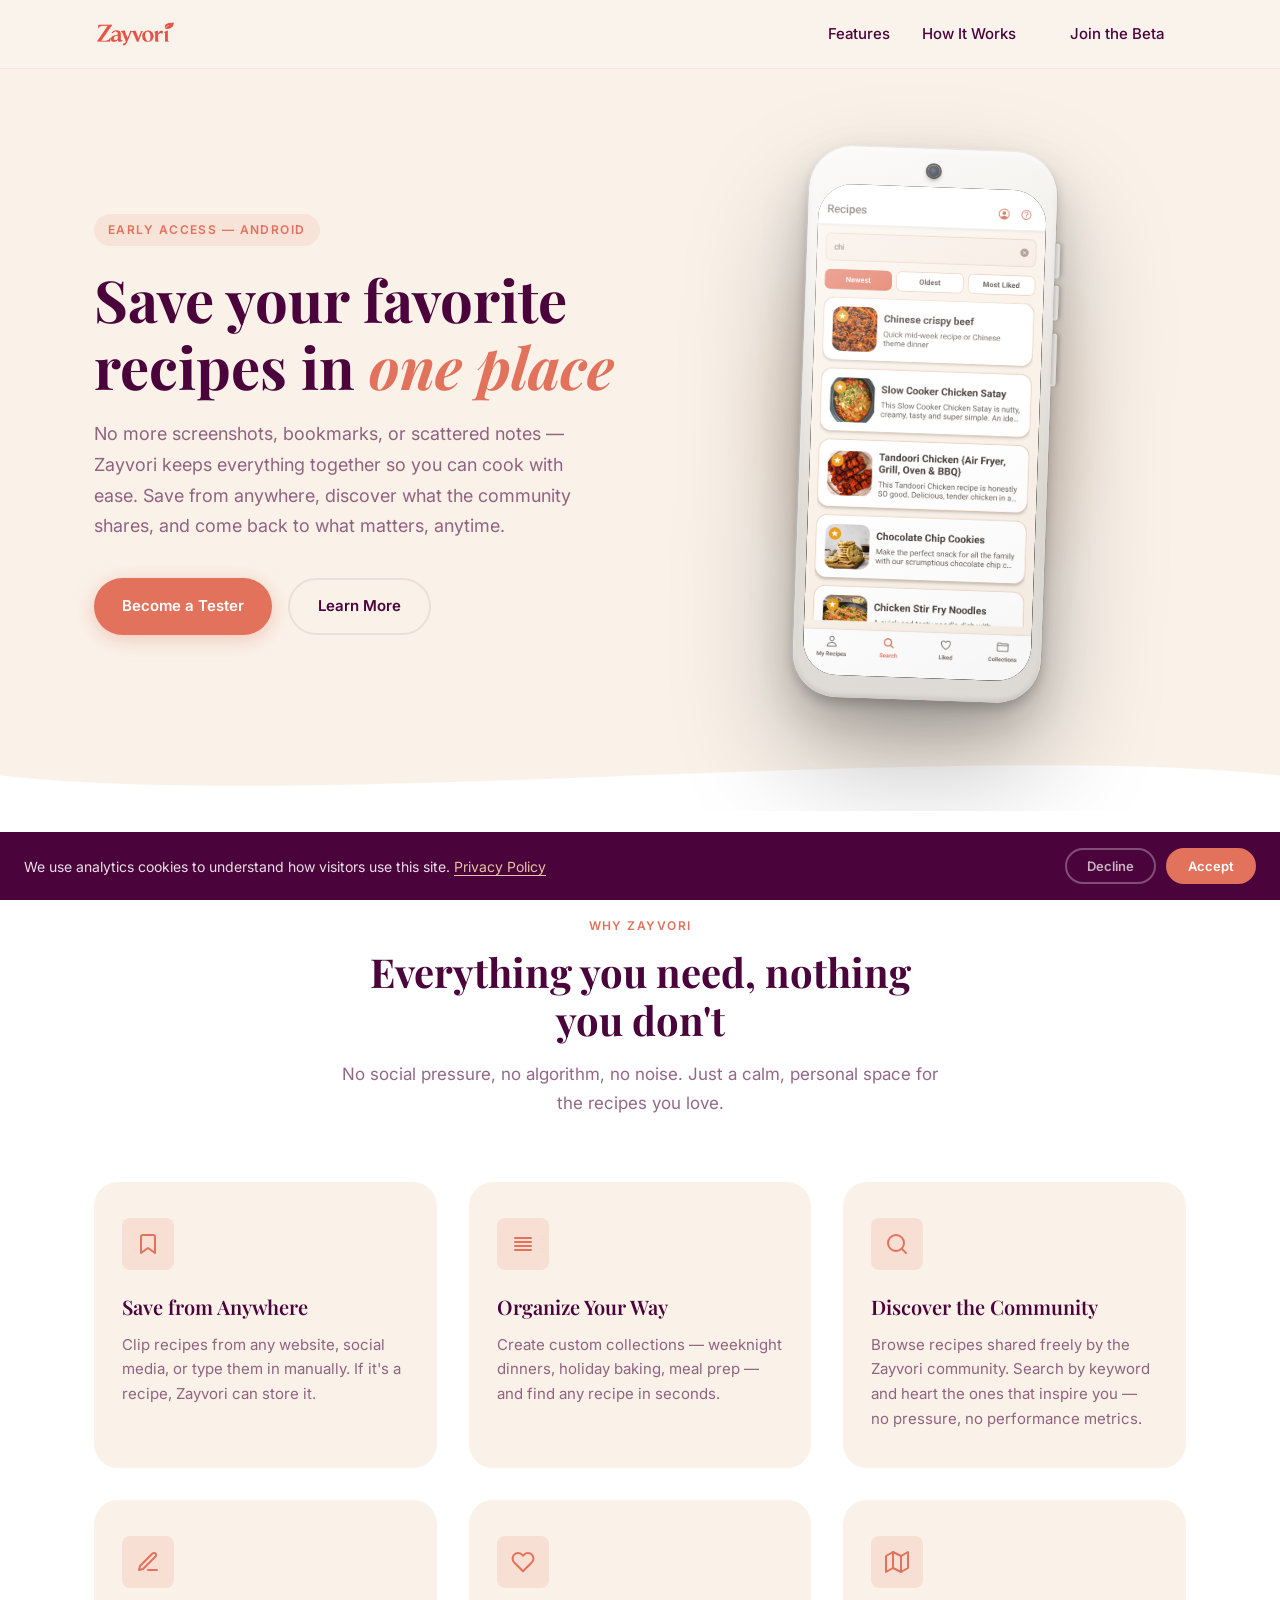
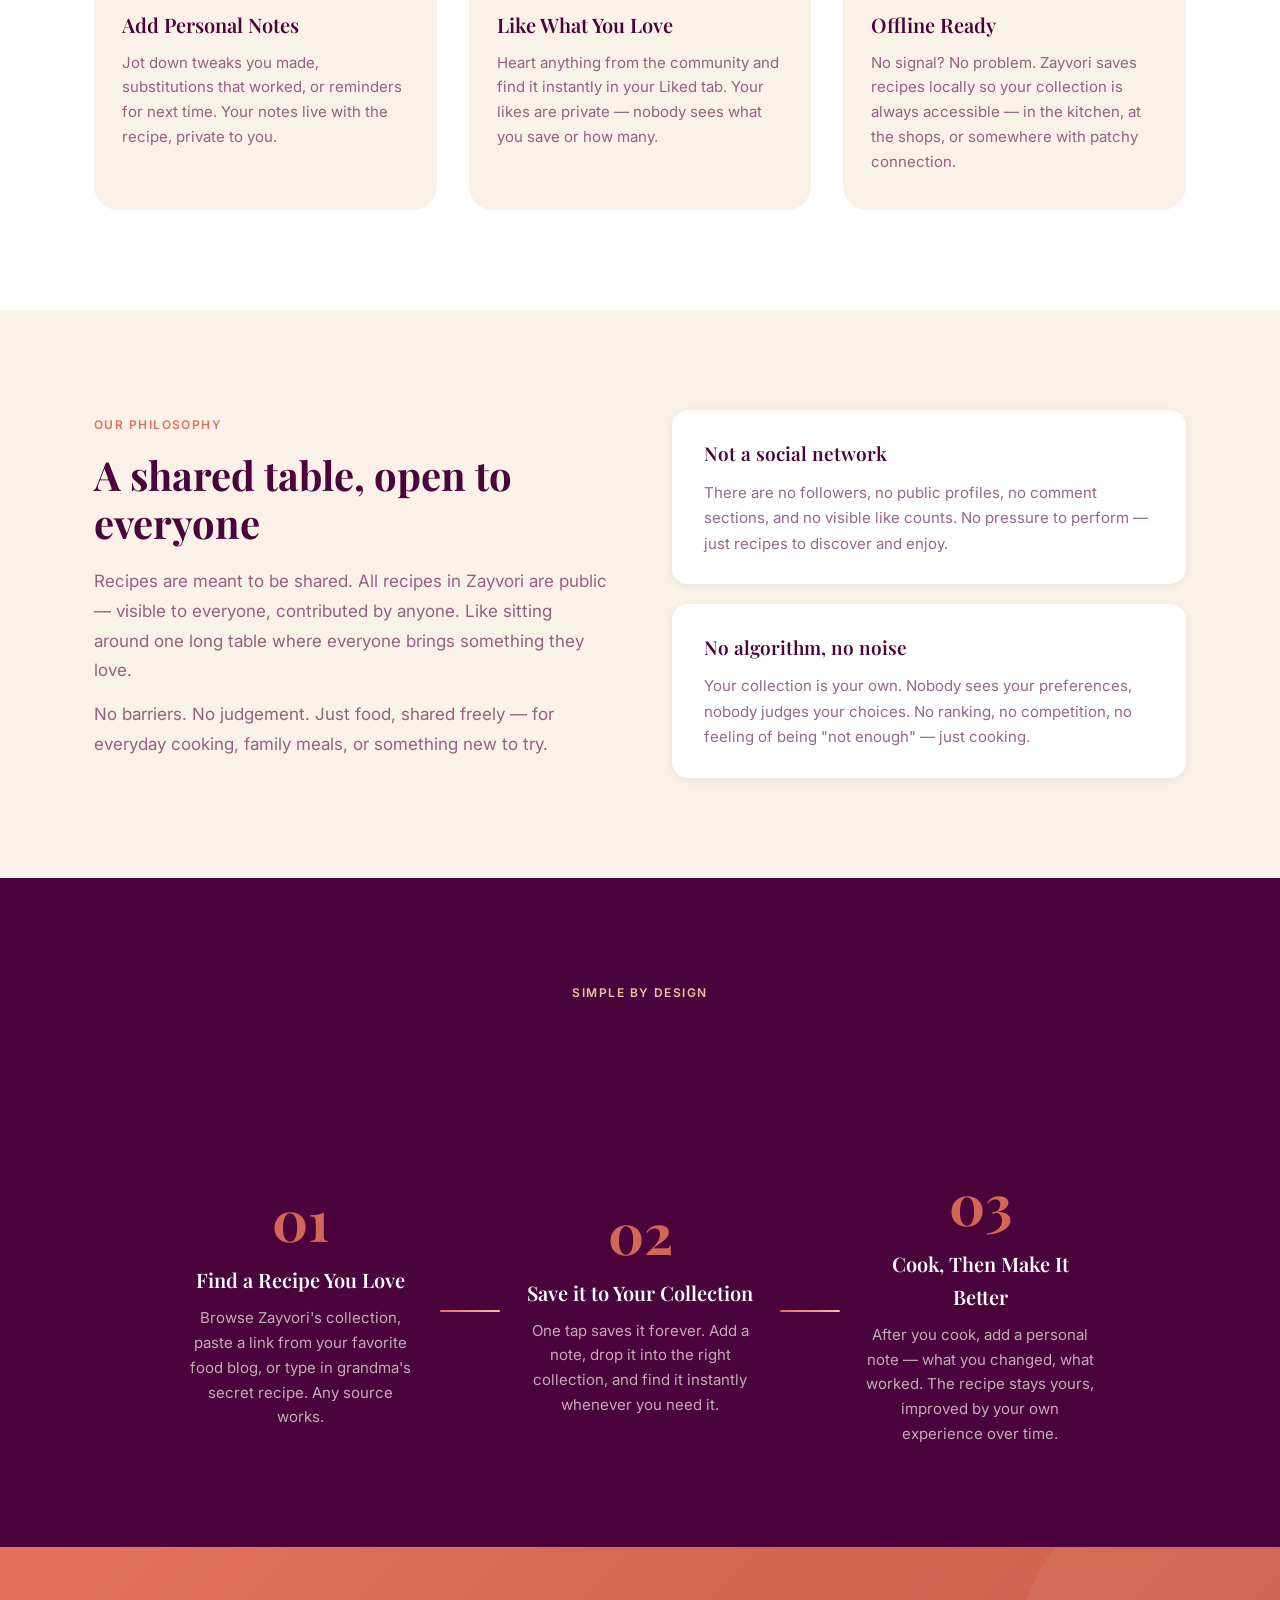
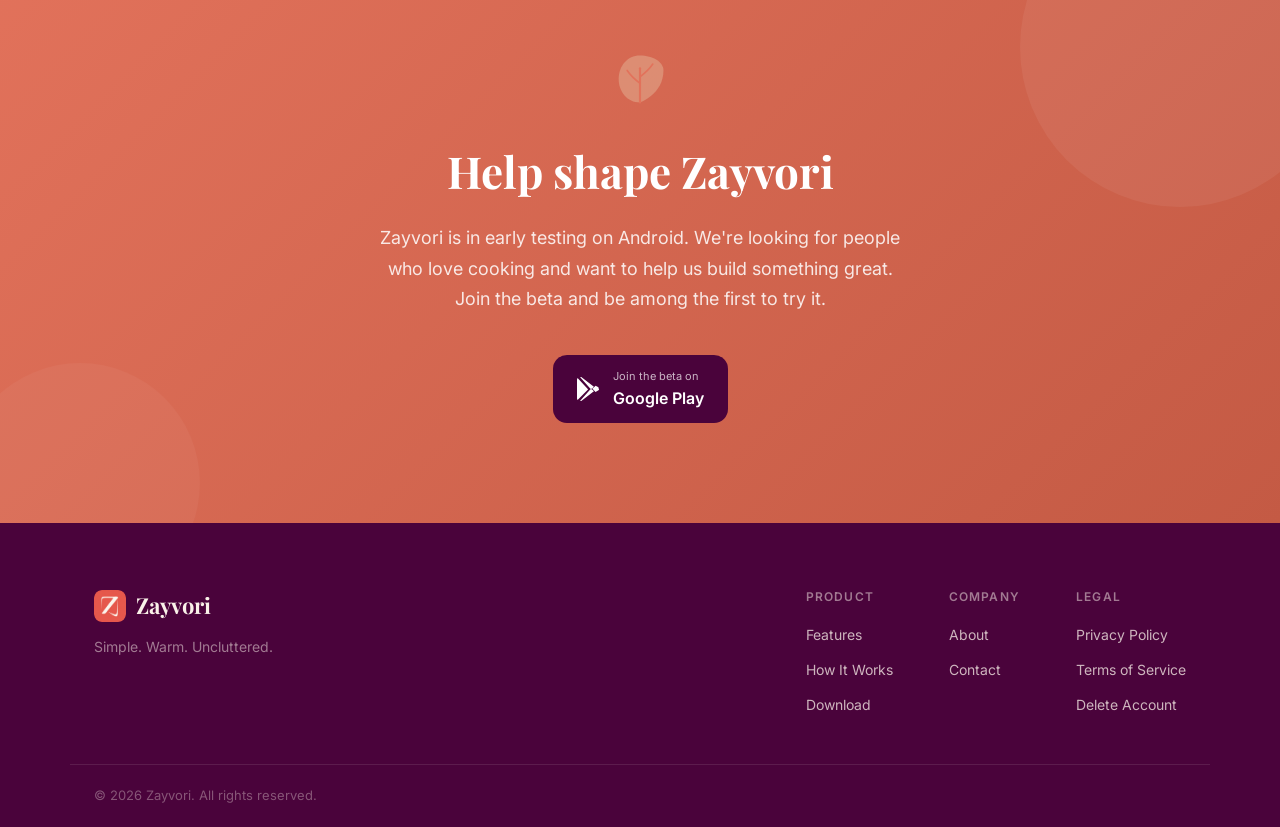
<file: index.html>
<!DOCTYPE html>
<html lang="en">
<head>
  <script>
    window.dataLayer = window.dataLayer || [];
    function gtag(){dataLayer.push(arguments);}
    gtag('consent', 'default', {'analytics_storage': 'denied'});
  </script>
  <script async src="https://www.googletagmanager.com/gtag/js?id=G-7WECL7NJNR"></script>
  <script>
    gtag('js', new Date());
    gtag('config', 'G-7WECL7NJNR');
  </script>
  <meta charset="UTF-8" />
  <meta name="viewport" content="width=device-width, initial-scale=1.0" />
  <meta name="description" content="Zayvori — Save your favorite recipes in one place. Discover, collect, and cook with ease." />
  <link rel="canonical" href="https://zayvori.com/" />
  <meta property="og:type" content="website" />
  <meta property="og:site_name" content="Zayvori" />
  <meta property="og:title" content="Zayvori — Your Personal Recipe Collection" />
  <meta property="og:description" content="Save your favorite recipes in one place. Discover, collect, and cook with ease." />
  <meta property="og:image" content="https://zayvori.com/assets/screenshot.png" />
  <meta property="og:url" content="https://zayvori.com/" />
  <meta name="twitter:card" content="summary_large_image" />
  <meta name="twitter:title" content="Zayvori — Your Personal Recipe Collection" />
  <meta name="twitter:description" content="Save your favorite recipes in one place. Discover, collect, and cook with ease." />
  <meta name="twitter:image" content="https://zayvori.com/assets/screenshot.png" />
  <title>Zayvori — Your Personal Recipe Collection</title>
  <script type="application/ld+json">
  {
    "@context": "https://schema.org",
    "@type": "SoftwareApplication",
    "name": "Zayvori",
    "description": "Save your favorite recipes in one place. Clip from any website or social media, organize into collections, and discover recipes shared freely by the community.",
    "url": "https://zayvori.com/",
    "applicationCategory": "LifestyleApplication",
    "operatingSystem": "Android",
    "offers": {
      "@type": "Offer",
      "price": "0",
      "priceCurrency": "USD"
    },
    "screenshot": "https://zayvori.com/assets/screenshot.png",
    "image": "https://zayvori.com/assets/zayvori_icon.png"
  }
  </script>
  <link rel="icon" type="image/png" href="assets/zayvori_icon.png" />
  <link rel="apple-touch-icon" href="assets/zayvori_icon.png" />
  <link rel="preconnect" href="https://fonts.googleapis.com" />
  <link rel="preconnect" href="https://fonts.gstatic.com" crossorigin />
  <link href="https://fonts.googleapis.com/css2?family=Playfair+Display:wght@400;600;700&family=Inter:wght@300;400;500;600&display=swap" rel="stylesheet" />
  <link rel="stylesheet" href="styles.css" />
</head>
<body>

  <!-- NAV -->
  <header class="nav">
    <div class="nav__inner container">
      <a href="#" class="nav__logo">
        <img src="assets/zayvori_logo.png" alt="Zayvori" class="nav__logo-img">
      </a>
      <nav class="nav__links">
        <a href="#features">Features</a>
        <a href="#how-it-works">How It Works</a>
        <a href="#download" class="btn btn--sm">Join the Beta</a>
      </nav>
      <button class="nav__hamburger" aria-label="Open menu">
        <span></span><span></span><span></span>
      </button>
    </div>
  </header>

  <!-- HERO -->
  <section class="hero">
    <div class="container hero__inner">
      <div class="hero__text">
        <span class="hero__eyebrow">Early Access — Android</span>
        <h1 class="hero__headline">Save your favorite<br/>recipes in <em>one place</em></h1>
        <p class="hero__sub">No more screenshots, bookmarks, or scattered notes — Zayvori keeps everything together so you can cook with ease. Save from anywhere, discover what the community shares, and come back to what matters, anytime.</p>
        <div class="hero__ctas">
          <a href="https://play.google.com/apps/testing/com.zayvori.app" class="btn btn--primary" target="_blank" rel="noopener">Become a Tester</a>
          <a href="#features" class="btn btn--ghost">Learn More</a>
        </div>
      </div>
      <div class="hero__phone" aria-hidden="true">
        <div class="phone-frame">
          <div class="phone-frame__btn phone-frame__btn--vol-up"></div>
          <div class="phone-frame__btn phone-frame__btn--vol-down"></div>
          <div class="phone-frame__btn phone-frame__btn--power"></div>
          <div class="phone-frame__camera"></div>
          <div class="phone-frame__screen">
            <img src="assets/screenshot.png" alt="Zayvori app showing a list of saved recipes" class="phone-frame__screenshot">
          </div>
        </div>
        <div class="hero__blob"></div>
      </div>
    </div>
    <div class="hero__wave">
      <svg viewBox="0 0 1440 80" preserveAspectRatio="none" xmlns="http://www.w3.org/2000/svg">
        <path d="M0,40 C360,80 1080,0 1440,40 L1440,80 L0,80 Z" fill="#ffffff"/>
      </svg>
    </div>
  </section>

  <!-- FEATURES -->
  <section class="features" id="features">
    <div class="container">
      <div class="section-header">
        <span class="section-eyebrow">Why Zayvori</span>
        <h2>Everything you need, nothing you don't</h2>
        <p>No social pressure, no algorithm, no noise. Just a calm, personal space for the recipes you love.</p>
      </div>
      <div class="features__grid">
        <div class="feature-card">
          <div class="feature-card__icon">
            <svg viewBox="0 0 24 24" fill="none" stroke="currentColor" stroke-width="2" stroke-linecap="round" stroke-linejoin="round">
              <path d="M19 21l-7-5-7 5V5a2 2 0 0 1 2-2h10a2 2 0 0 1 2 2z"/>
            </svg>
          </div>
          <h3>Save from Anywhere</h3>
          <p>Clip recipes from any website, social media, or type them in manually. If it's a recipe, Zayvori can store it.</p>
        </div>
        <div class="feature-card">
          <div class="feature-card__icon">
            <svg viewBox="0 0 24 24" fill="none" stroke="currentColor" stroke-width="2" stroke-linecap="round" stroke-linejoin="round">
              <path d="M4 6h16M4 10h16M4 14h16M4 18h16"/>
            </svg>
          </div>
          <h3>Organize Your Way</h3>
          <p>Create custom collections — weeknight dinners, holiday baking, meal prep — and find any recipe in seconds.</p>
        </div>
        <div class="feature-card">
          <div class="feature-card__icon">
            <svg viewBox="0 0 24 24" fill="none" stroke="currentColor" stroke-width="2" stroke-linecap="round" stroke-linejoin="round">
              <circle cx="11" cy="11" r="8"/><path d="m21 21-4.35-4.35"/>
            </svg>
          </div>
          <h3>Discover the Community</h3>
          <p>Browse recipes shared freely by the Zayvori community. Search by keyword and heart the ones that inspire you — no pressure, no performance metrics.</p>
        </div>
        <div class="feature-card">
          <div class="feature-card__icon">
            <svg viewBox="0 0 24 24" fill="none" stroke="currentColor" stroke-width="2" stroke-linecap="round" stroke-linejoin="round">
              <path d="M12 20h9"/><path d="M16.5 3.5a2.121 2.121 0 0 1 3 3L7 19l-4 1 1-4 12.5-12.5z"/>
            </svg>
          </div>
          <h3>Add Personal Notes</h3>
          <p>Jot down tweaks you made, substitutions that worked, or reminders for next time. Your notes live with the recipe, private to you.</p>
        </div>
        <div class="feature-card">
          <div class="feature-card__icon">
            <svg viewBox="0 0 24 24" fill="none" stroke="currentColor" stroke-width="2" stroke-linecap="round" stroke-linejoin="round">
              <path d="M20.84 4.61a5.5 5.5 0 0 0-7.78 0L12 5.67l-1.06-1.06a5.5 5.5 0 0 0-7.78 7.78l1.06 1.06L12 21.23l7.78-7.78 1.06-1.06a5.5 5.5 0 0 0 0-7.78z"/>
            </svg>
          </div>
          <h3>Like What You Love</h3>
          <p>Heart anything from the community and find it instantly in your Liked tab. Your likes are private — nobody sees what you save or how many.</p>
        </div>
        <div class="feature-card">
          <div class="feature-card__icon">
            <svg viewBox="0 0 24 24" fill="none" stroke="currentColor" stroke-width="2" stroke-linecap="round" stroke-linejoin="round">
              <path d="M1 6v16l7-4 8 4 7-4V2l-7 4-8-4-7 4z"/><path d="M8 2v16"/><path d="M16 6v16"/>
            </svg>
          </div>
          <h3>Offline Ready</h3>
          <p>No signal? No problem. Zayvori saves recipes locally so your collection is always accessible — in the kitchen, at the shops, or somewhere with patchy connection.</p>
        </div>
      </div>
    </div>
  </section>

  <!-- PHILOSOPHY -->
  <section class="philosophy">
    <div class="container">
      <div class="philosophy__inner">
        <div class="philosophy__story">
          <span class="section-eyebrow">Our Philosophy</span>
          <h2>A shared table, open to everyone</h2>
          <p>Recipes are meant to be shared. All recipes in Zayvori are public — visible to everyone, contributed by anyone. Like sitting around one long table where everyone brings something they love.</p>
          <p>No barriers. No judgement. Just food, shared freely — for everyday cooking, family meals, or something new to try.</p>
        </div>
        <div class="philosophy__values">
          <div class="philosophy__value">
            <h3>Not a social network</h3>
            <p>There are no followers, no public profiles, no comment sections, and no visible like counts. No pressure to perform — just recipes to discover and enjoy.</p>
          </div>
          <div class="philosophy__value">
            <h3>No algorithm, no noise</h3>
            <p>Your collection is your own. Nobody sees your preferences, nobody judges your choices. No ranking, no competition, no feeling of being "not enough" — just cooking.</p>
          </div>
        </div>
      </div>
    </div>
  </section>

  <!-- HOW IT WORKS -->
  <section class="how-it-works" id="how-it-works">
    <div class="container">
      <div class="section-header section-header--light">
        <span class="section-eyebrow section-eyebrow--light">Simple by Design</span>
        <h2>From discovery to dinner in three steps</h2>
      </div>
      <div class="steps">
        <div class="step">
          <div class="step__number">01</div>
          <div class="step__content">
            <h3>Find a Recipe You Love</h3>
            <p>Browse Zayvori's collection, paste a link from your favorite food blog, or type in grandma's secret recipe. Any source works.</p>
          </div>
        </div>
        <div class="step__connector" aria-hidden="true"></div>
        <div class="step">
          <div class="step__number">02</div>
          <div class="step__content">
            <h3>Save it to Your Collection</h3>
            <p>One tap saves it forever. Add a note, drop it into the right collection, and find it instantly whenever you need it.</p>
          </div>
        </div>
        <div class="step__connector" aria-hidden="true"></div>
        <div class="step">
          <div class="step__number">03</div>
          <div class="step__content">
            <h3>Cook, Then Make It Better</h3>
            <p>After you cook, add a personal note — what you changed, what worked. The recipe stays yours, improved by your own experience over time.</p>
          </div>
        </div>
      </div>
    </div>
  </section>

  <!-- DOWNLOAD CTA -->
  <section class="download" id="download">
    <div class="container download__inner">
      <div class="download__leaf-icon" aria-hidden="true">
        <svg viewBox="0 0 60 60" fill="none" xmlns="http://www.w3.org/2000/svg">
          <path d="M30 8C18 8 10 18 10 30C10 42 18 52 30 52C30 52 52 44 52 22C52 14 42 8 30 8Z" fill="#E7C2A6" opacity="0.4"/>
          <path d="M30 52C30 52 30 30 30 20" stroke="#E2725B" stroke-width="2" stroke-linecap="round"/>
          <path d="M30 34C30 34 22 28 18 22" stroke="#E2725B" stroke-width="1.5" stroke-linecap="round"/>
          <path d="M30 28C30 28 38 22 42 16" stroke="#E2725B" stroke-width="1.5" stroke-linecap="round"/>
        </svg>
      </div>
      <h2>Help shape Zayvori</h2>
      <p>Zayvori is in early testing on Android. We're looking for people who love cooking and want to help us build something great. Join the beta and be among the first to try it.</p>
      <div class="download__badges">
        <a href="https://play.google.com/apps/testing/com.zayvori.app" class="store-badge" target="_blank" rel="noopener" aria-label="Join the Zayvori beta on Google Play">
          <svg viewBox="0 0 24 24" fill="currentColor" aria-hidden="true">
            <path d="M3.18 23.76c.33.19.71.24 1.08.14l12.64-9.73-2.79-2.79L3.18 23.76zM.49 1.17C.18 1.52 0 2.04 0 2.7v18.6c0 .66.18 1.18.49 1.52l.08.08L11 12.49v-.24L.57 1.09l-.08.08zM21.46 10.35l-2.9-1.67-3.12 3.12 3.12 3.13 2.92-1.68c.83-.48.83-1.25-.02-1.9zM4.26.09L16.9 9.83l-2.79 2.79L3.18.24C3.51.06 3.93.1 4.26.09z"/>
          </svg>
          <div>
            <small>Join the beta on</small>
            <strong>Google Play</strong>
          </div>
        </a>
      </div>
    </div>
  </section>

  <!-- FOOTER -->
  <footer class="footer">
    <div class="container footer__inner">
      <div class="footer__brand">
        <a href="#" class="nav__logo">
          <img src="assets/zayvori_icon.png" alt="" width="32" height="32" class="footer__icon">
          <span>Zayvori</span>
        </a>
        <p>Simple. Warm. Uncluttered.</p>
      </div>
      <div class="footer__links">
        <div class="footer__col">
          <h4>Product</h4>
          <a href="#features">Features</a>
          <a href="#how-it-works">How It Works</a>
          <a href="#download">Download</a>
        </div>
        <div class="footer__col">
          <h4>Company</h4>
          <a href="#">About</a>
          <a href="mailto:hello@zayvori.com">Contact</a>
        </div>
        <div class="footer__col">
          <h4>Legal</h4>
          <a href="privacy.html">Privacy Policy</a>
          <a href="terms.html">Terms of Service</a>
          <a href="delete-account.html">Delete Account</a>
        </div>
      </div>
    </div>
    <div class="footer__bottom container">
      <p>&copy; 2026 Zayvori. All rights reserved.</p>
    </div>
  </footer>

  <script src="script.js"></script>
</body>
</html>
</file>
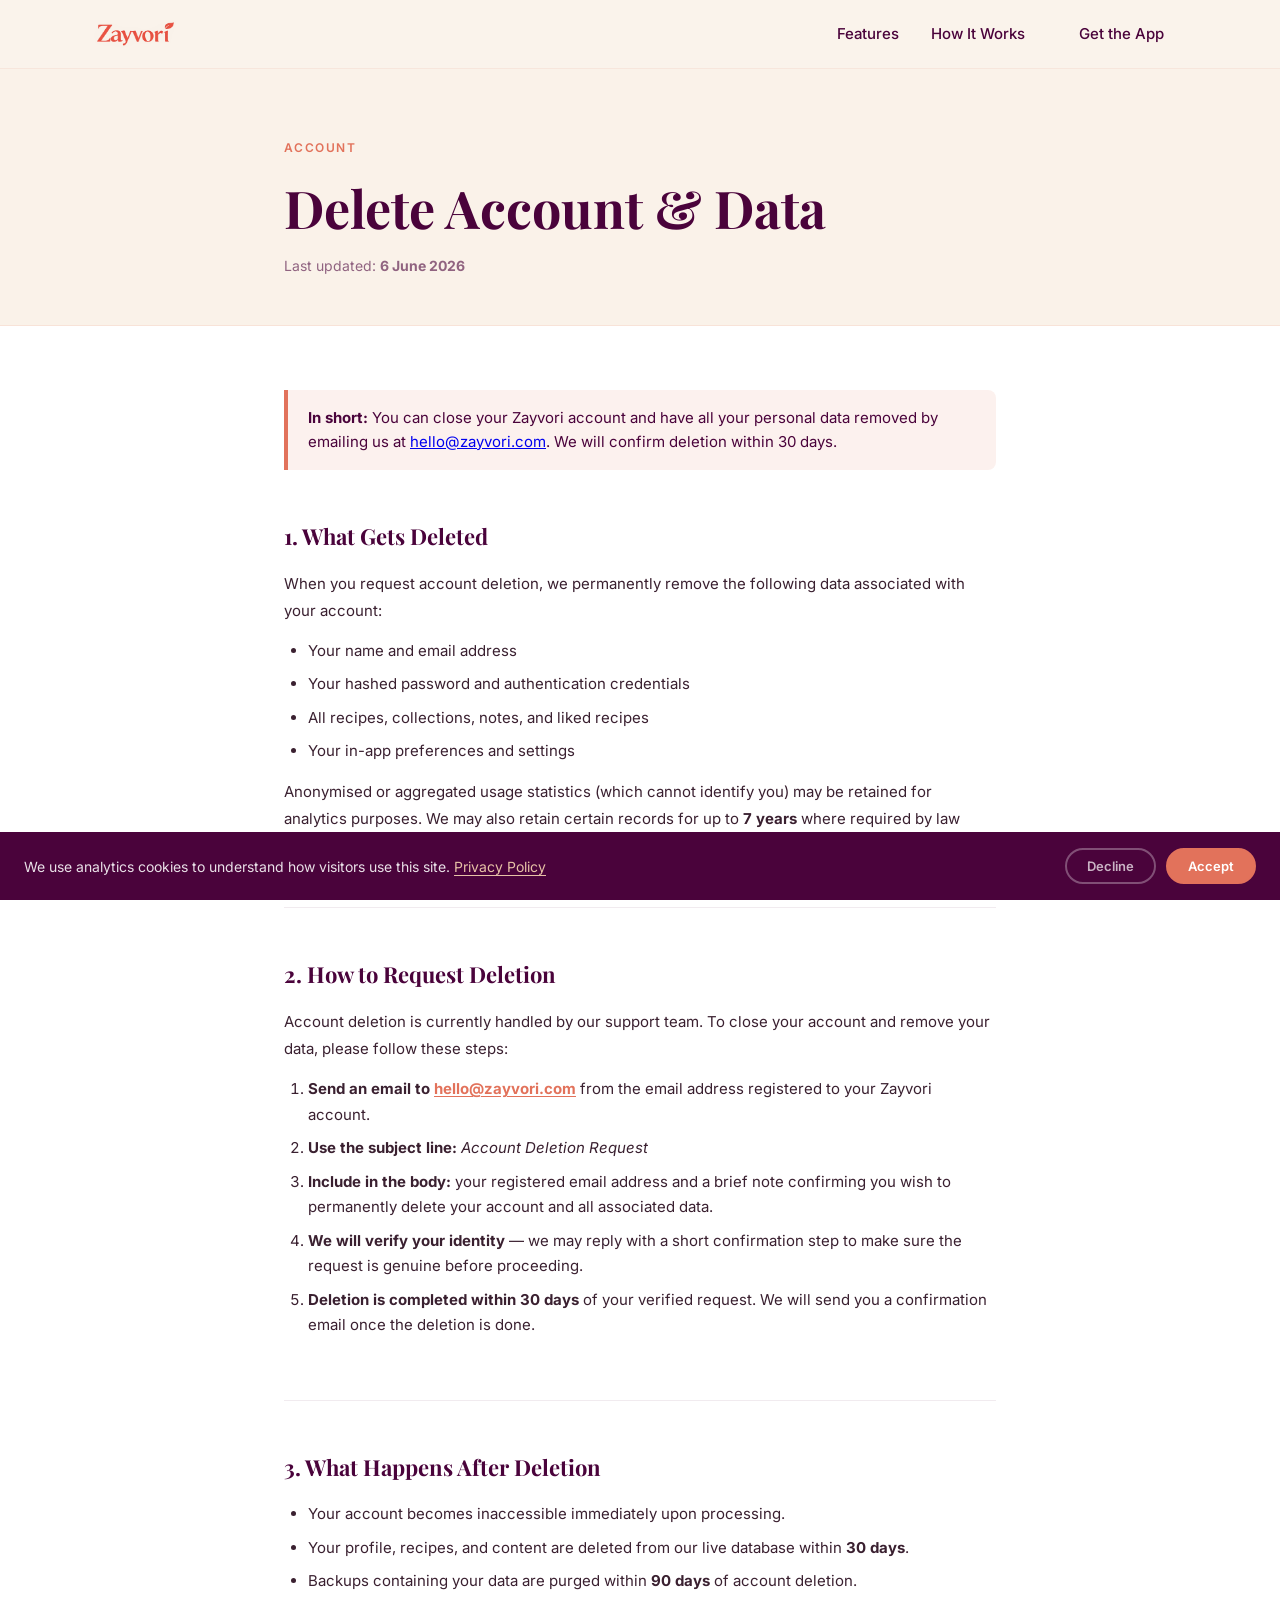
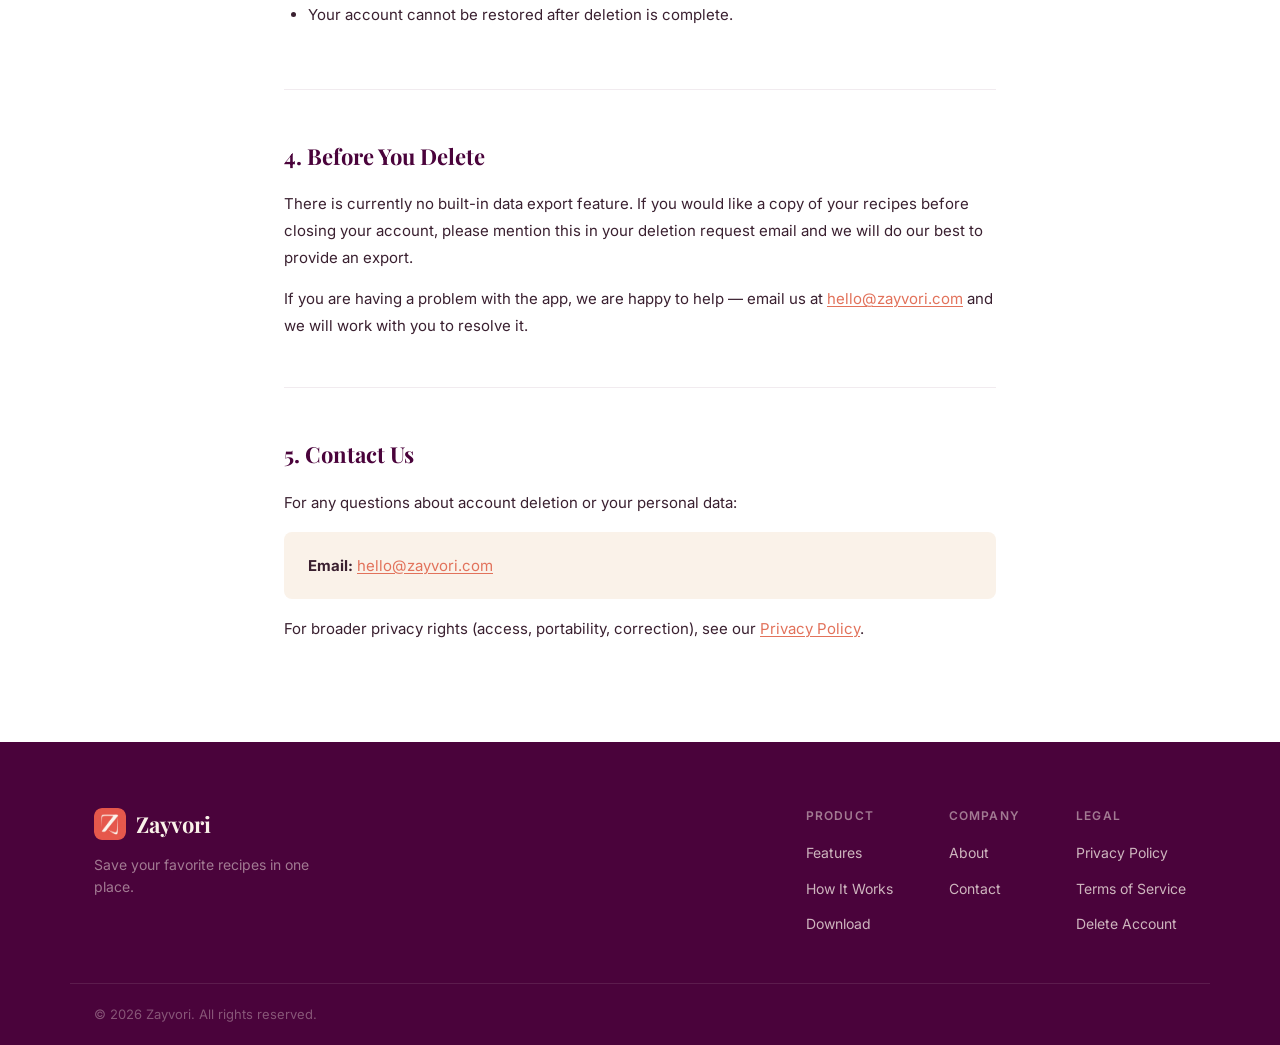
<file: delete-account.html>
<!DOCTYPE html>
<html lang="en">
<head>
  <script>
    window.dataLayer = window.dataLayer || [];
    function gtag(){dataLayer.push(arguments);}
    gtag('consent', 'default', {'analytics_storage': 'denied'});
  </script>
  <script async src="https://www.googletagmanager.com/gtag/js?id=G-7WECL7NJNR"></script>
  <script>
    gtag('js', new Date());
    gtag('config', 'G-7WECL7NJNR');
  </script>
  <meta charset="UTF-8" />
  <meta name="viewport" content="width=device-width, initial-scale=1.0" />
  <meta name="description" content="How to delete your Zayvori account and remove your personal data." />
  <link rel="canonical" href="https://zayvori.com/delete-account.html" />
  <title>Delete Account &amp; Data — Zayvori</title>
  <link rel="icon" type="image/png" href="assets/zayvori_icon.png" />
  <link rel="apple-touch-icon" href="assets/zayvori_icon.png" />
  <link rel="preconnect" href="https://fonts.googleapis.com" />
  <link rel="preconnect" href="https://fonts.gstatic.com" crossorigin />
  <link href="https://fonts.googleapis.com/css2?family=Playfair+Display:wght@400;600;700&family=Inter:wght@300;400;500;600&display=swap" rel="stylesheet" />
  <link rel="stylesheet" href="styles.css" />
</head>
<body>

  <!-- NAV -->
  <header class="nav">
    <div class="nav__inner container">
      <a href="/" class="nav__logo">
        <img src="assets/zayvori_logo.png" alt="Zayvori" class="nav__logo-img">
      </a>
      <nav class="nav__links">
        <a href="/#features">Features</a>
        <a href="/#how-it-works">How It Works</a>
        <a href="/#download" class="btn btn--sm">Get the App</a>
      </nav>
      <button class="nav__hamburger" aria-label="Open menu">
        <span></span><span></span><span></span>
      </button>
    </div>
  </header>

  <!-- LEGAL HERO -->
  <section class="legal-hero">
    <div class="container legal-hero__inner">
      <span class="section-eyebrow">Account</span>
      <h1>Delete Account &amp; Data</h1>
      <p class="legal-hero__meta">Last updated: <strong>6 June 2026</strong></p>
    </div>
  </section>

  <!-- CONTENT -->
  <main class="legal-content">
    <div class="container legal-container">

      <div class="legal-notice">
        <strong>In short:</strong> You can close your Zayvori account and have all your personal data removed by emailing us at <a href="mailto:hello@zayvori.com">hello@zayvori.com</a>. We will confirm deletion within 30 days.
      </div>

      <section class="legal-section">
        <h2>1. What Gets Deleted</h2>
        <p>When you request account deletion, we permanently remove the following data associated with your account:</p>
        <ul>
          <li>Your name and email address</li>
          <li>Your hashed password and authentication credentials</li>
          <li>All recipes, collections, notes, and liked recipes</li>
          <li>Your in-app preferences and settings</li>
        </ul>
        <p>Anonymised or aggregated usage statistics (which cannot identify you) may be retained for analytics purposes. We may also retain certain records for up to <strong>7 years</strong> where required by law (e.g., financial or compliance records). See our <a href="privacy.html#retention">Privacy Policy — Section 7</a> for full details.</p>
      </section>

      <section class="legal-section">
        <h2>2. How to Request Deletion</h2>
        <p>Account deletion is currently handled by our support team. To close your account and remove your data, please follow these steps:</p>

        <ol class="legal-steps">
          <li>
            <strong>Send an email to <a href="mailto:hello@zayvori.com">hello@zayvori.com</a></strong> from the email address registered to your Zayvori account.
          </li>
          <li>
            <strong>Use the subject line:</strong> <em>Account Deletion Request</em>
          </li>
          <li>
            <strong>Include in the body:</strong> your registered email address and a brief note confirming you wish to permanently delete your account and all associated data.
          </li>
          <li>
            <strong>We will verify your identity</strong> — we may reply with a short confirmation step to make sure the request is genuine before proceeding.
          </li>
          <li>
            <strong>Deletion is completed within 30 days</strong> of your verified request. We will send you a confirmation email once the deletion is done.
          </li>
        </ol>
      </section>

      <section class="legal-section">
        <h2>3. What Happens After Deletion</h2>
        <ul>
          <li>Your account becomes inaccessible immediately upon processing.</li>
          <li>Your profile, recipes, and content are deleted from our live database within <strong>30 days</strong>.</li>
          <li>Backups containing your data are purged within <strong>90 days</strong> of account deletion.</li>
          <li>Your account cannot be restored after deletion is complete.</li>
        </ul>
      </section>

      <section class="legal-section">
        <h2>4. Before You Delete</h2>
        <p>There is currently no built-in data export feature. If you would like a copy of your recipes before closing your account, please mention this in your deletion request email and we will do our best to provide an export.</p>
        <p>If you are having a problem with the app, we are happy to help — email us at <a href="mailto:hello@zayvori.com">hello@zayvori.com</a> and we will work with you to resolve it.</p>
      </section>

      <section class="legal-section">
        <h2>5. Contact Us</h2>
        <p>For any questions about account deletion or your personal data:</p>
        <div class="legal-contact">
          <p><strong>Email:</strong> <a href="mailto:hello@zayvori.com">hello@zayvori.com</a></p>
        </div>
        <p>For broader privacy rights (access, portability, correction), see our <a href="privacy.html">Privacy Policy</a>.</p>
      </section>

    </div>
  </main>

  <!-- FOOTER -->
  <footer class="footer">
    <div class="container footer__inner">
      <div class="footer__brand">
        <a href="/" class="nav__logo">
          <img src="assets/zayvori_icon.png" alt="" width="32" height="32" class="footer__icon">
          <span>Zayvori</span>
        </a>
        <p>Save your favorite recipes in one place.</p>
      </div>
      <div class="footer__links">
        <div class="footer__col">
          <h4>Product</h4>
          <a href="/#features">Features</a>
          <a href="/#how-it-works">How It Works</a>
          <a href="/#download">Download</a>
        </div>
        <div class="footer__col">
          <h4>Company</h4>
          <a href="#">About</a>
          <a href="mailto:hello@zayvori.com">Contact</a>
        </div>
        <div class="footer__col">
          <h4>Legal</h4>
          <a href="privacy.html">Privacy Policy</a>
          <a href="terms.html">Terms of Service</a>
          <a href="delete-account.html" aria-current="page">Delete Account</a>
        </div>
      </div>
    </div>
    <div class="footer__bottom container">
      <p>&copy; 2026 Zayvori. All rights reserved.</p>
    </div>
  </footer>

  <script src="script.js"></script>
</body>
</html>
</file>
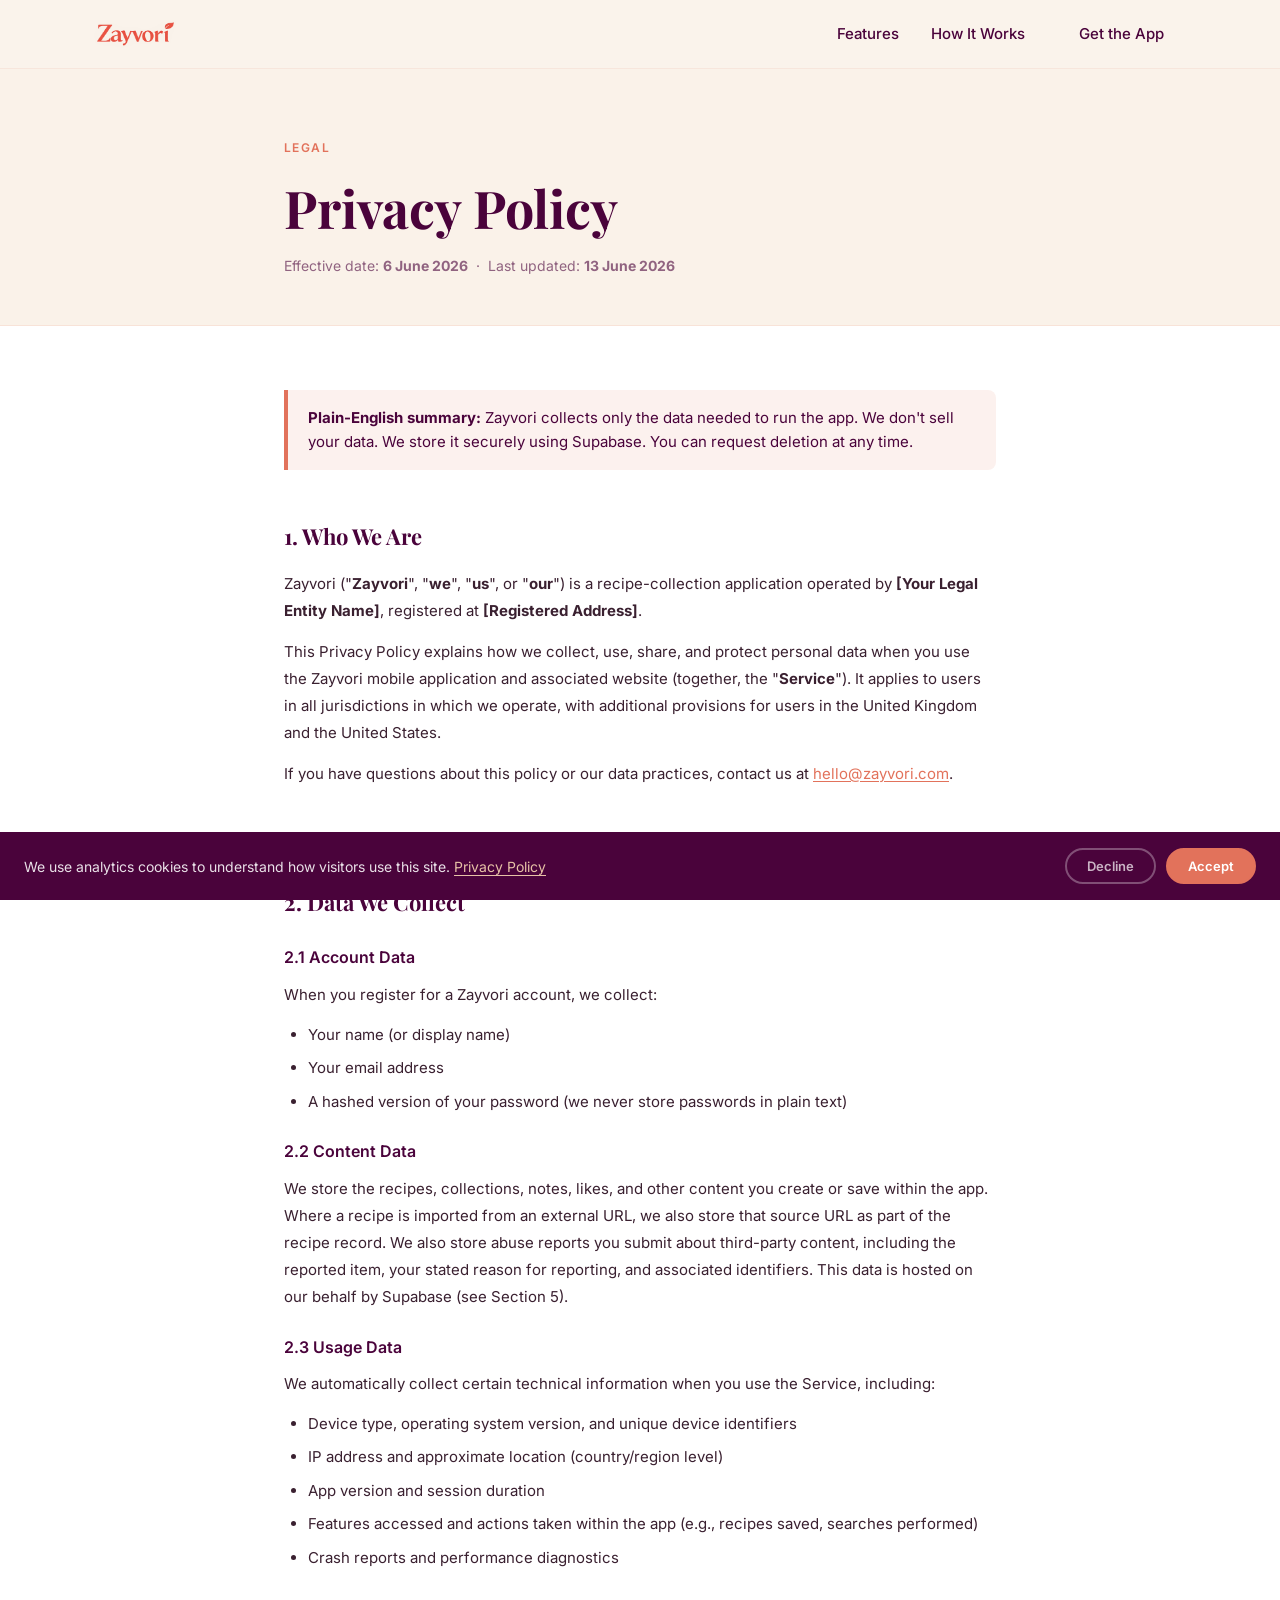
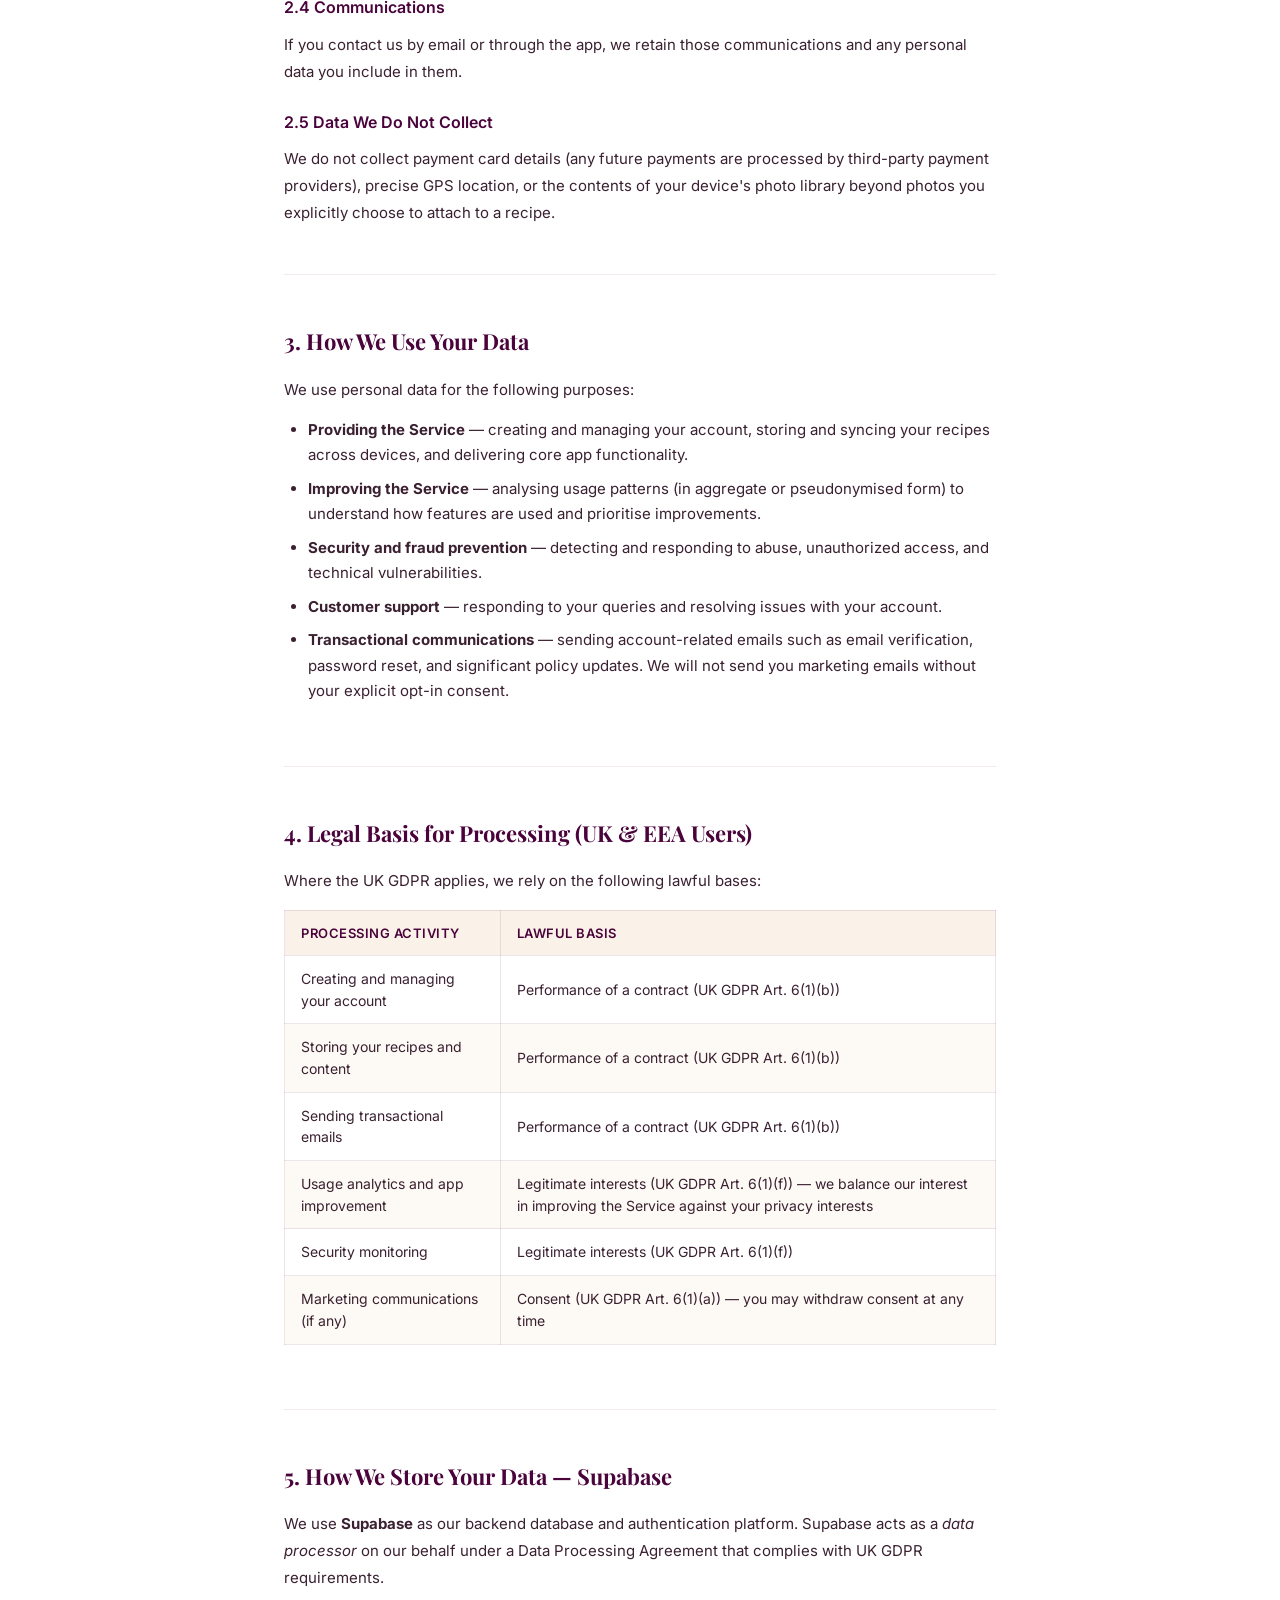
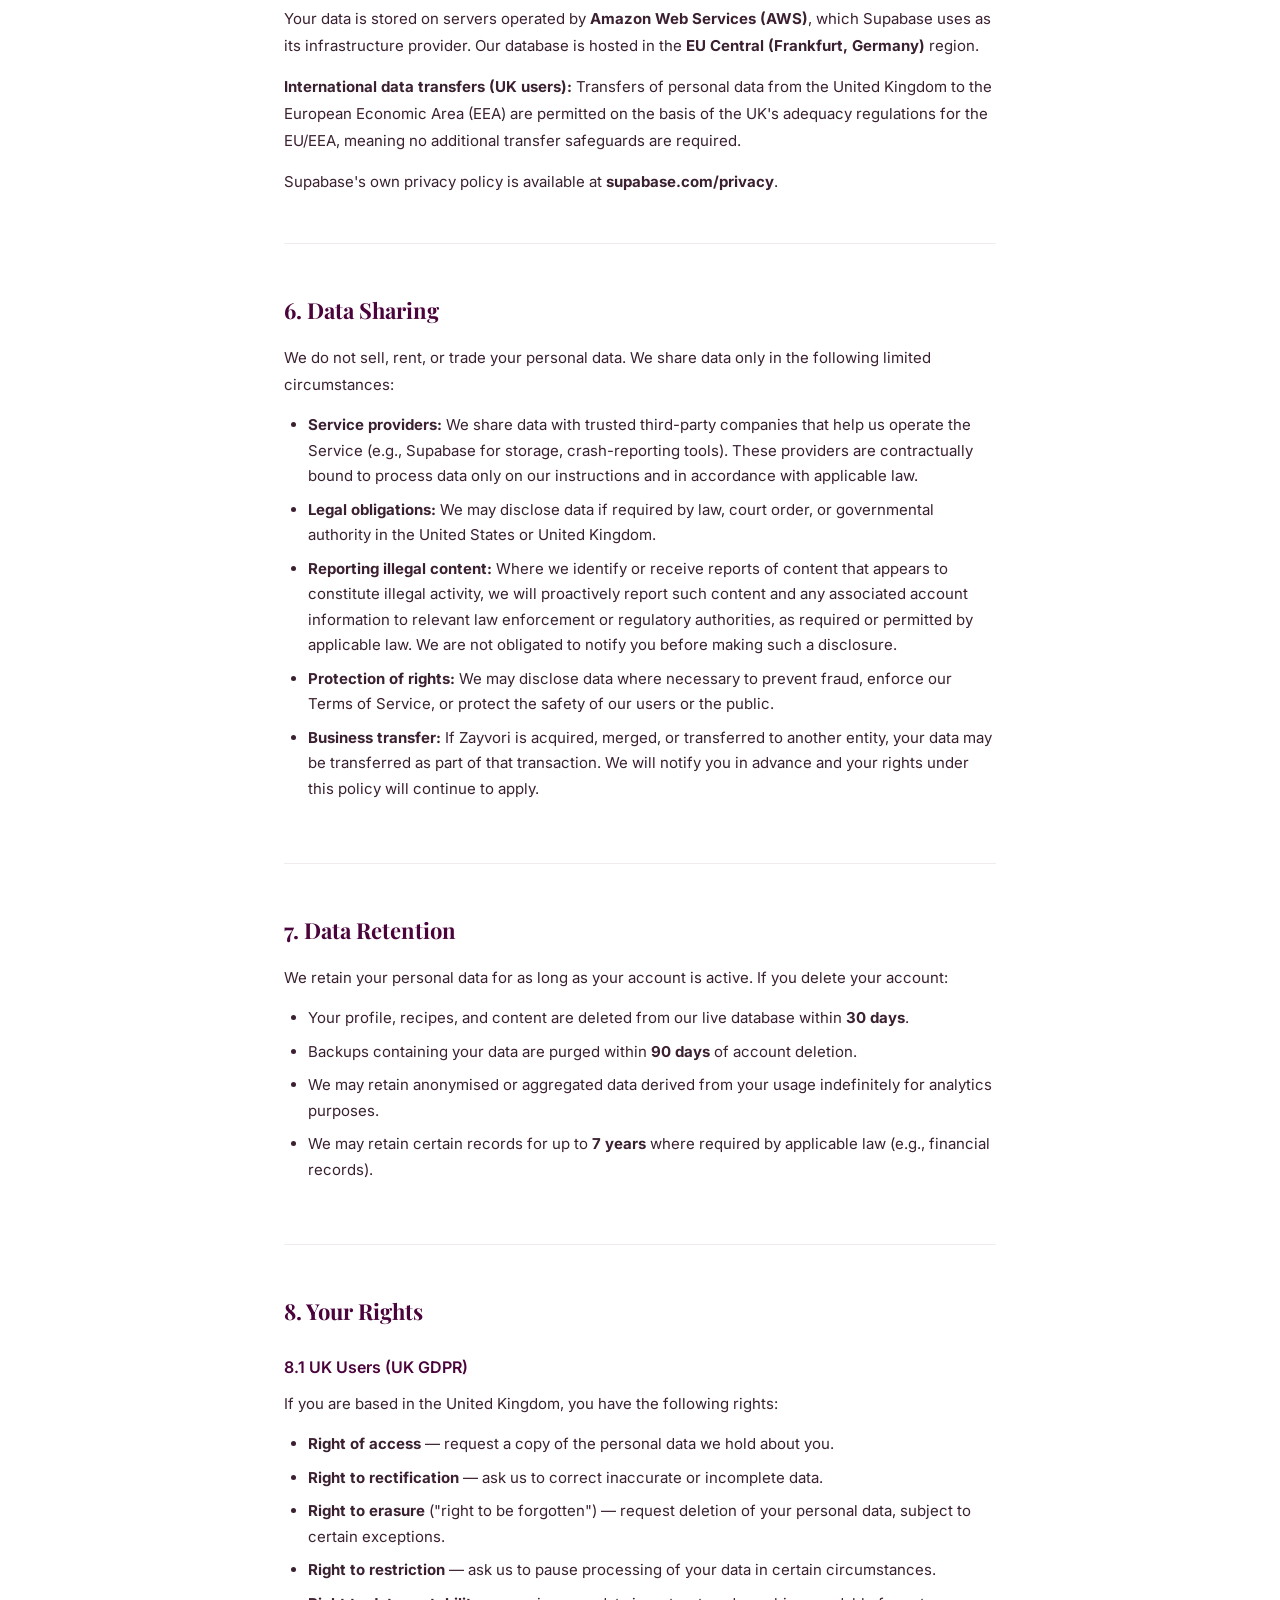
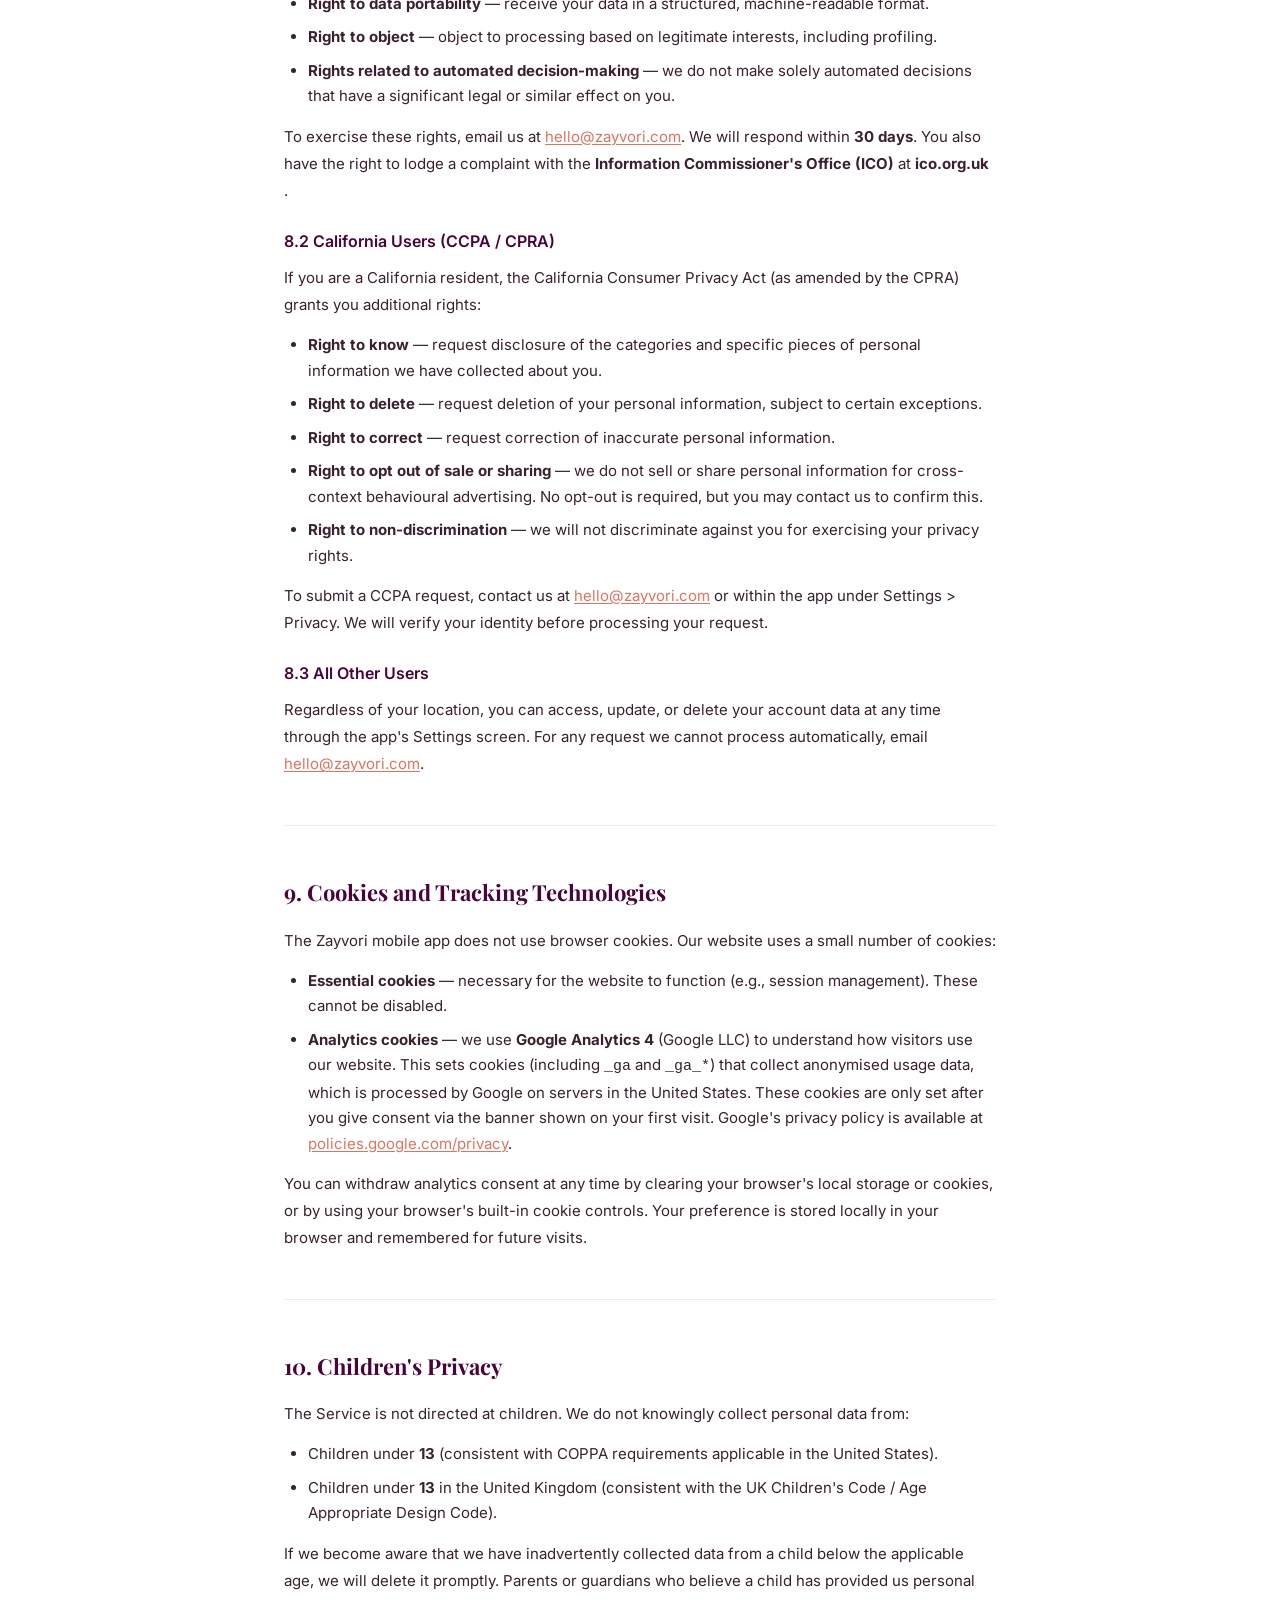
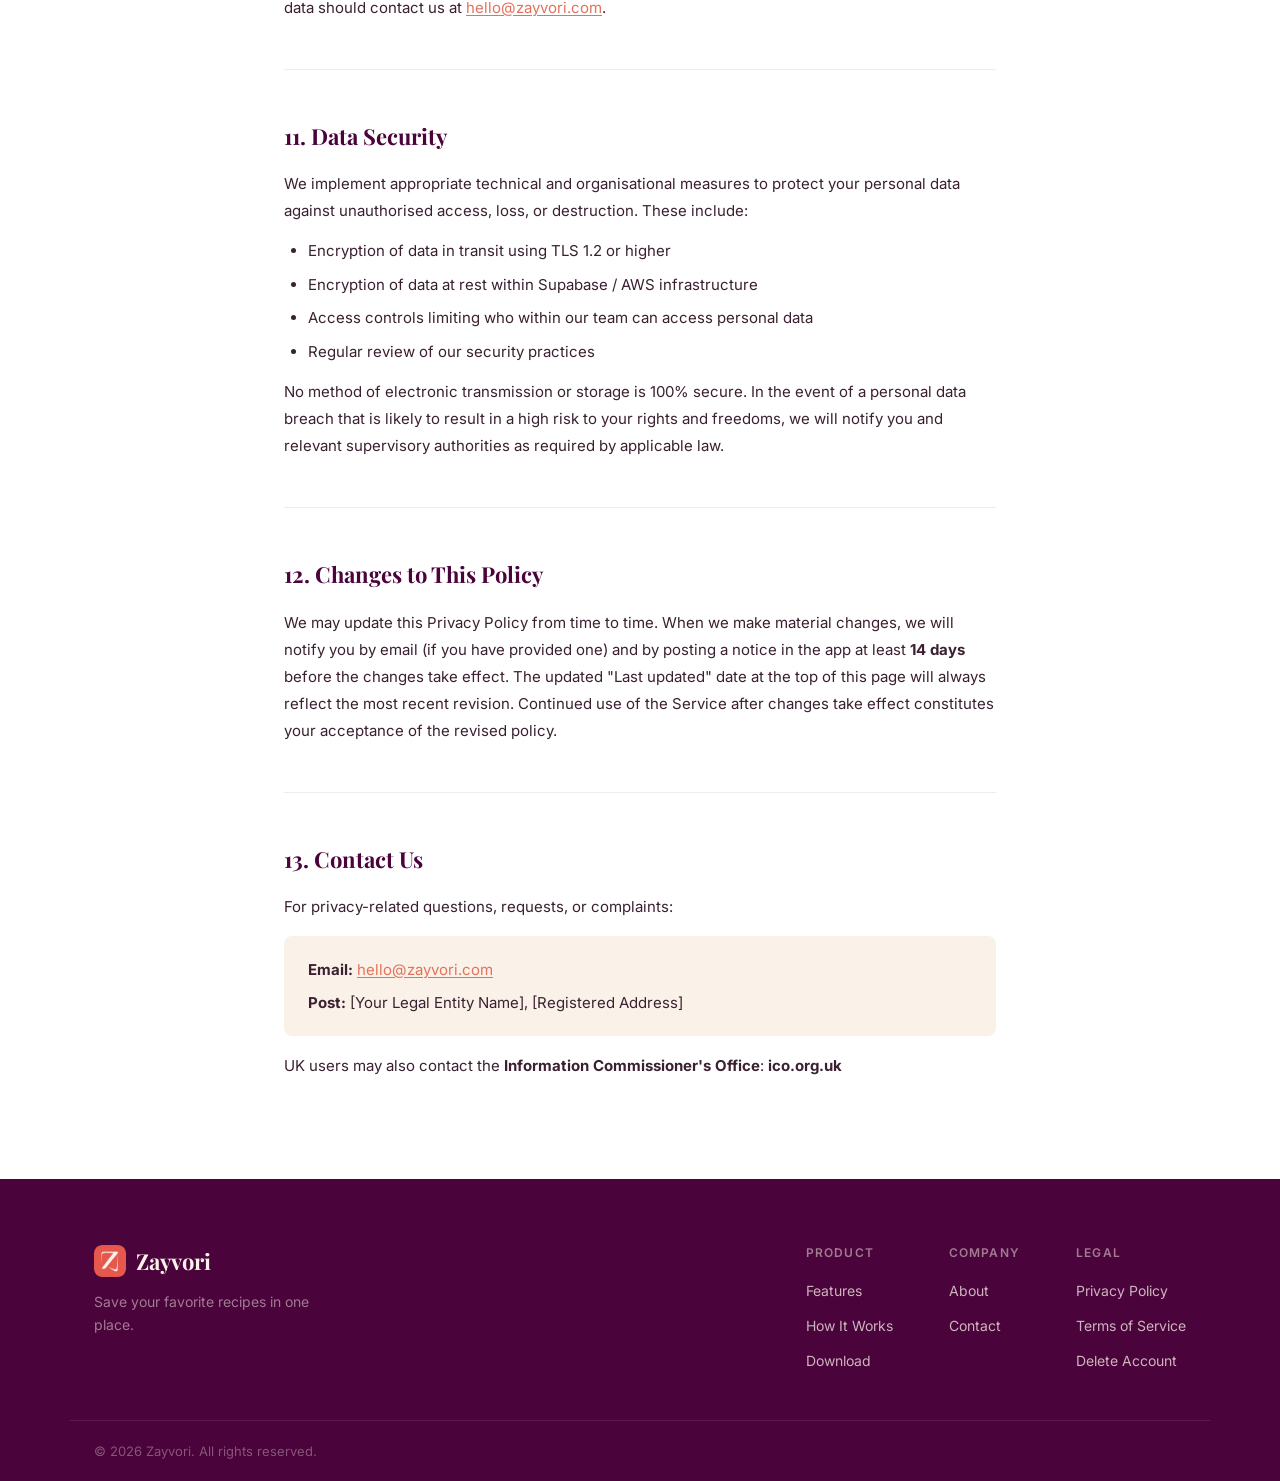
<file: privacy.html>
<!DOCTYPE html>
<html lang="en">
<head>
  <script>
    window.dataLayer = window.dataLayer || [];
    function gtag(){dataLayer.push(arguments);}
    gtag('consent', 'default', {'analytics_storage': 'denied'});
  </script>
  <script async src="https://www.googletagmanager.com/gtag/js?id=G-7WECL7NJNR"></script>
  <script>
    gtag('js', new Date());
    gtag('config', 'G-7WECL7NJNR');
  </script>
  <meta charset="UTF-8" />
  <meta name="viewport" content="width=device-width, initial-scale=1.0" />
  <meta name="description" content="Zayvori Privacy Policy — how we collect, use, and protect your personal data." />
  <link rel="canonical" href="https://zayvori.com/privacy.html" />
  <title>Privacy Policy — Zayvori</title>
  <link rel="icon" type="image/png" href="assets/zayvori_icon.png" />
  <link rel="apple-touch-icon" href="assets/zayvori_icon.png" />
  <link rel="preconnect" href="https://fonts.googleapis.com" />
  <link rel="preconnect" href="https://fonts.gstatic.com" crossorigin />
  <link href="https://fonts.googleapis.com/css2?family=Playfair+Display:wght@400;600;700&family=Inter:wght@300;400;500;600&display=swap" rel="stylesheet" />
  <link rel="stylesheet" href="styles.css" />
</head>
<body>

  <!-- NAV -->
  <header class="nav">
    <div class="nav__inner container">
      <a href="/" class="nav__logo">
        <img src="assets/zayvori_logo.png" alt="Zayvori" class="nav__logo-img">
      </a>
      <nav class="nav__links">
        <a href="/#features">Features</a>
        <a href="/#how-it-works">How It Works</a>
        <a href="/#download" class="btn btn--sm">Get the App</a>
      </nav>
      <button class="nav__hamburger" aria-label="Open menu">
        <span></span><span></span><span></span>
      </button>
    </div>
  </header>

  <!-- LEGAL HERO -->
  <section class="legal-hero">
    <div class="container legal-hero__inner">
      <span class="section-eyebrow">Legal</span>
      <h1>Privacy Policy</h1>
      <p class="legal-hero__meta">Effective date: <strong>6 June 2026</strong> &nbsp;·&nbsp; Last updated: <strong>13 June 2026</strong></p>
    </div>
  </section>

  <!-- CONTENT -->
  <main class="legal-content">
    <div class="container legal-container">

      <div class="legal-notice">
        <strong>Plain-English summary:</strong> Zayvori collects only the data needed to run the app. We don't sell your data. We store it securely using Supabase. You can request deletion at any time.
      </div>

      <section class="legal-section">
        <h2>1. Who We Are</h2>
        <p>Zayvori ("<strong>Zayvori</strong>", "<strong>we</strong>", "<strong>us</strong>", or "<strong>our</strong>") is a recipe-collection application operated by <strong>[Your Legal Entity Name]</strong>, registered at <strong>[Registered Address]</strong>.</p>
        <p>This Privacy Policy explains how we collect, use, share, and protect personal data when you use the Zayvori mobile application and associated website (together, the "<strong>Service</strong>"). It applies to users in all jurisdictions in which we operate, with additional provisions for users in the United Kingdom and the United States.</p>
        <p>If you have questions about this policy or our data practices, contact us at <a href="mailto:hello@zayvori.com">hello@zayvori.com</a>.</p>
      </section>

      <section class="legal-section">
        <h2>2. Data We Collect</h2>

        <h3>2.1 Account Data</h3>
        <p>When you register for a Zayvori account, we collect:</p>
        <ul>
          <li>Your name (or display name)</li>
          <li>Your email address</li>
          <li>A hashed version of your password (we never store passwords in plain text)</li>
        </ul>

        <h3>2.2 Content Data</h3>
        <p>We store the recipes, collections, notes, likes, and other content you create or save within the app. Where a recipe is imported from an external URL, we also store that source URL as part of the recipe record. We also store abuse reports you submit about third-party content, including the reported item, your stated reason for reporting, and associated identifiers. This data is hosted on our behalf by Supabase (see Section 5).</p>

        <h3>2.3 Usage Data</h3>
        <p>We automatically collect certain technical information when you use the Service, including:</p>
        <ul>
          <li>Device type, operating system version, and unique device identifiers</li>
          <li>IP address and approximate location (country/region level)</li>
          <li>App version and session duration</li>
          <li>Features accessed and actions taken within the app (e.g., recipes saved, searches performed)</li>
          <li>Crash reports and performance diagnostics</li>
        </ul>

        <h3>2.4 Communications</h3>
        <p>If you contact us by email or through the app, we retain those communications and any personal data you include in them.</p>

        <h3>2.5 Data We Do Not Collect</h3>
        <p>We do not collect payment card details (any future payments are processed by third-party payment providers), precise GPS location, or the contents of your device's photo library beyond photos you explicitly choose to attach to a recipe.</p>
      </section>

      <section class="legal-section">
        <h2>3. How We Use Your Data</h2>
        <p>We use personal data for the following purposes:</p>
        <ul>
          <li><strong>Providing the Service</strong> — creating and managing your account, storing and syncing your recipes across devices, and delivering core app functionality.</li>
          <li><strong>Improving the Service</strong> — analysing usage patterns (in aggregate or pseudonymised form) to understand how features are used and prioritise improvements.</li>
          <li><strong>Security and fraud prevention</strong> — detecting and responding to abuse, unauthorized access, and technical vulnerabilities.</li>
          <li><strong>Customer support</strong> — responding to your queries and resolving issues with your account.</li>
          <li><strong>Transactional communications</strong> — sending account-related emails such as email verification, password reset, and significant policy updates. We will not send you marketing emails without your explicit opt-in consent.</li>
        </ul>
      </section>

      <section class="legal-section">
        <h2>4. Legal Basis for Processing (UK &amp; EEA Users)</h2>
        <p>Where the UK GDPR applies, we rely on the following lawful bases:</p>
        <table class="legal-table">
          <thead>
            <tr><th>Processing Activity</th><th>Lawful Basis</th></tr>
          </thead>
          <tbody>
            <tr><td>Creating and managing your account</td><td>Performance of a contract (UK GDPR Art. 6(1)(b))</td></tr>
            <tr><td>Storing your recipes and content</td><td>Performance of a contract (UK GDPR Art. 6(1)(b))</td></tr>
            <tr><td>Sending transactional emails</td><td>Performance of a contract (UK GDPR Art. 6(1)(b))</td></tr>
            <tr><td>Usage analytics and app improvement</td><td>Legitimate interests (UK GDPR Art. 6(1)(f)) — we balance our interest in improving the Service against your privacy interests</td></tr>
            <tr><td>Security monitoring</td><td>Legitimate interests (UK GDPR Art. 6(1)(f))</td></tr>
            <tr><td>Marketing communications (if any)</td><td>Consent (UK GDPR Art. 6(1)(a)) — you may withdraw consent at any time</td></tr>
          </tbody>
        </table>
      </section>

      <section class="legal-section">
        <h2>5. How We Store Your Data — Supabase</h2>
        <p>We use <strong>Supabase</strong> as our backend database and authentication platform. Supabase acts as a <em>data processor</em> on our behalf under a Data Processing Agreement that complies with UK GDPR requirements.</p>
        <p>Your data is stored on servers operated by <strong>Amazon Web Services (AWS)</strong>, which Supabase uses as its infrastructure provider. Our database is hosted in the <strong>EU Central (Frankfurt, Germany)</strong> region.</p>
        <p><strong>International data transfers (UK users):</strong> Transfers of personal data from the United Kingdom to the European Economic Area (EEA) are permitted on the basis of the UK's adequacy regulations for the EU/EEA, meaning no additional transfer safeguards are required.</p>
        <p>Supabase's own privacy policy is available at <strong>supabase.com/privacy</strong>.</p>
      </section>

      <section class="legal-section">
        <h2>6. Data Sharing</h2>
        <p>We do not sell, rent, or trade your personal data. We share data only in the following limited circumstances:</p>
        <ul>
          <li><strong>Service providers:</strong> We share data with trusted third-party companies that help us operate the Service (e.g., Supabase for storage, crash-reporting tools). These providers are contractually bound to process data only on our instructions and in accordance with applicable law.</li>
          <li><strong>Legal obligations:</strong> We may disclose data if required by law, court order, or governmental authority in the United States or United Kingdom.</li>
          <li><strong>Reporting illegal content:</strong> Where we identify or receive reports of content that appears to constitute illegal activity, we will proactively report such content and any associated account information to relevant law enforcement or regulatory authorities, as required or permitted by applicable law. We are not obligated to notify you before making such a disclosure.</li>
          <li><strong>Protection of rights:</strong> We may disclose data where necessary to prevent fraud, enforce our Terms of Service, or protect the safety of our users or the public.</li>
          <li><strong>Business transfer:</strong> If Zayvori is acquired, merged, or transferred to another entity, your data may be transferred as part of that transaction. We will notify you in advance and your rights under this policy will continue to apply.</li>
        </ul>
      </section>

      <section class="legal-section">
        <h2>7. Data Retention</h2>
        <p>We retain your personal data for as long as your account is active. If you delete your account:</p>
        <ul>
          <li>Your profile, recipes, and content are deleted from our live database within <strong>30 days</strong>.</li>
          <li>Backups containing your data are purged within <strong>90 days</strong> of account deletion.</li>
          <li>We may retain anonymised or aggregated data derived from your usage indefinitely for analytics purposes.</li>
          <li>We may retain certain records for up to <strong>7 years</strong> where required by applicable law (e.g., financial records).</li>
        </ul>
      </section>

      <section class="legal-section">
        <h2>8. Your Rights</h2>

        <h3>8.1 UK Users (UK GDPR)</h3>
        <p>If you are based in the United Kingdom, you have the following rights:</p>
        <ul>
          <li><strong>Right of access</strong> — request a copy of the personal data we hold about you.</li>
          <li><strong>Right to rectification</strong> — ask us to correct inaccurate or incomplete data.</li>
          <li><strong>Right to erasure</strong> ("right to be forgotten") — request deletion of your personal data, subject to certain exceptions.</li>
          <li><strong>Right to restriction</strong> — ask us to pause processing of your data in certain circumstances.</li>
          <li><strong>Right to data portability</strong> — receive your data in a structured, machine-readable format.</li>
          <li><strong>Right to object</strong> — object to processing based on legitimate interests, including profiling.</li>
          <li><strong>Rights related to automated decision-making</strong> — we do not make solely automated decisions that have a significant legal or similar effect on you.</li>
        </ul>
        <p>To exercise these rights, email us at <a href="mailto:hello@zayvori.com">hello@zayvori.com</a>. We will respond within <strong>30 days</strong>. You also have the right to lodge a complaint with the <strong>Information Commissioner's Office (ICO)</strong> at <strong>ico.org.uk</strong> .</p>

        <h3>8.2 California Users (CCPA / CPRA)</h3>
        <p>If you are a California resident, the California Consumer Privacy Act (as amended by the CPRA) grants you additional rights:</p>
        <ul>
          <li><strong>Right to know</strong> — request disclosure of the categories and specific pieces of personal information we have collected about you.</li>
          <li><strong>Right to delete</strong> — request deletion of your personal information, subject to certain exceptions.</li>
          <li><strong>Right to correct</strong> — request correction of inaccurate personal information.</li>
          <li><strong>Right to opt out of sale or sharing</strong> — we do not sell or share personal information for cross-context behavioural advertising. No opt-out is required, but you may contact us to confirm this.</li>
          <li><strong>Right to non-discrimination</strong> — we will not discriminate against you for exercising your privacy rights.</li>
        </ul>
        <p>To submit a CCPA request, contact us at <a href="mailto:hello@zayvori.com">hello@zayvori.com</a> or within the app under Settings &gt; Privacy. We will verify your identity before processing your request.</p>

        <h3>8.3 All Other Users</h3>
        <p>Regardless of your location, you can access, update, or delete your account data at any time through the app's Settings screen. For any request we cannot process automatically, email <a href="mailto:hello@zayvori.com">hello@zayvori.com</a>.</p>
      </section>

      <section class="legal-section" id="cookies">
        <h2>9. Cookies and Tracking Technologies</h2>
        <p>The Zayvori mobile app does not use browser cookies. Our website uses a small number of cookies:</p>
        <ul>
          <li><strong>Essential cookies</strong> — necessary for the website to function (e.g., session management). These cannot be disabled.</li>
          <li><strong>Analytics cookies</strong> — we use <strong>Google Analytics 4</strong> (Google LLC) to understand how visitors use our website. This sets cookies (including <code>_ga</code> and <code>_ga_*</code>) that collect anonymised usage data, which is processed by Google on servers in the United States. These cookies are only set after you give consent via the banner shown on your first visit. Google's privacy policy is available at <a href="https://policies.google.com/privacy" target="_blank" rel="noopener">policies.google.com/privacy</a>.</li>
        </ul>
        <p>You can withdraw analytics consent at any time by clearing your browser's local storage or cookies, or by using your browser's built-in cookie controls. Your preference is stored locally in your browser and remembered for future visits.</p>
      </section>

      <section class="legal-section">
        <h2>10. Children's Privacy</h2>
        <p>The Service is not directed at children. We do not knowingly collect personal data from:</p>
        <ul>
          <li>Children under <strong>13</strong> (consistent with COPPA requirements applicable in the United States).</li>
          <li>Children under <strong>13</strong> in the United Kingdom (consistent with the UK Children's Code / Age Appropriate Design Code).</li>
        </ul>
        <p>If we become aware that we have inadvertently collected data from a child below the applicable age, we will delete it promptly. Parents or guardians who believe a child has provided us personal data should contact us at <a href="mailto:hello@zayvori.com">hello@zayvori.com</a>.</p>
      </section>

      <section class="legal-section">
        <h2>11. Data Security</h2>
        <p>We implement appropriate technical and organisational measures to protect your personal data against unauthorised access, loss, or destruction. These include:</p>
        <ul>
          <li>Encryption of data in transit using TLS 1.2 or higher</li>
          <li>Encryption of data at rest within Supabase / AWS infrastructure</li>
          <li>Access controls limiting who within our team can access personal data</li>
          <li>Regular review of our security practices</li>
        </ul>
        <p>No method of electronic transmission or storage is 100% secure. In the event of a personal data breach that is likely to result in a high risk to your rights and freedoms, we will notify you and relevant supervisory authorities as required by applicable law.</p>
      </section>

      <section class="legal-section">
        <h2>12. Changes to This Policy</h2>
        <p>We may update this Privacy Policy from time to time. When we make material changes, we will notify you by email (if you have provided one) and by posting a notice in the app at least <strong>14 days</strong> before the changes take effect. The updated "Last updated" date at the top of this page will always reflect the most recent revision. Continued use of the Service after changes take effect constitutes your acceptance of the revised policy.</p>
      </section>

      <section class="legal-section">
        <h2>13. Contact Us</h2>
        <p>For privacy-related questions, requests, or complaints:</p>
        <div class="legal-contact">
          <p><strong>Email:</strong> <a href="mailto:hello@zayvori.com">hello@zayvori.com</a></p>
          <p><strong>Post:</strong> [Your Legal Entity Name], [Registered Address]</p>
        </div>
        <p>UK users may also contact the <strong>Information Commissioner's Office</strong>: <strong>ico.org.uk</strong></p>
      </section>

    </div>
  </main>

  <!-- FOOTER -->
  <footer class="footer">
    <div class="container footer__inner">
      <div class="footer__brand">
        <a href="/" class="nav__logo">
          <img src="assets/zayvori_icon.png" alt="" width="32" height="32" class="footer__icon">
          <span>Zayvori</span>
        </a>
        <p>Save your favorite recipes in one place.</p>
      </div>
      <div class="footer__links">
        <div class="footer__col">
          <h4>Product</h4>
          <a href="/#features">Features</a>
          <a href="/#how-it-works">How It Works</a>
          <a href="/#download">Download</a>
        </div>
        <div class="footer__col">
          <h4>Company</h4>
          <a href="#">About</a>
          <a href="mailto:hello@zayvori.com">Contact</a>
        </div>
        <div class="footer__col">
          <h4>Legal</h4>
          <a href="privacy.html" aria-current="page">Privacy Policy</a>
          <a href="terms.html">Terms of Service</a>
          <a href="delete-account.html">Delete Account</a>
        </div>
      </div>
    </div>
    <div class="footer__bottom container">
      <p>&copy; 2026 Zayvori. All rights reserved.</p>
    </div>
  </footer>

  <script src="script.js"></script>
</body>
</html>
</file>
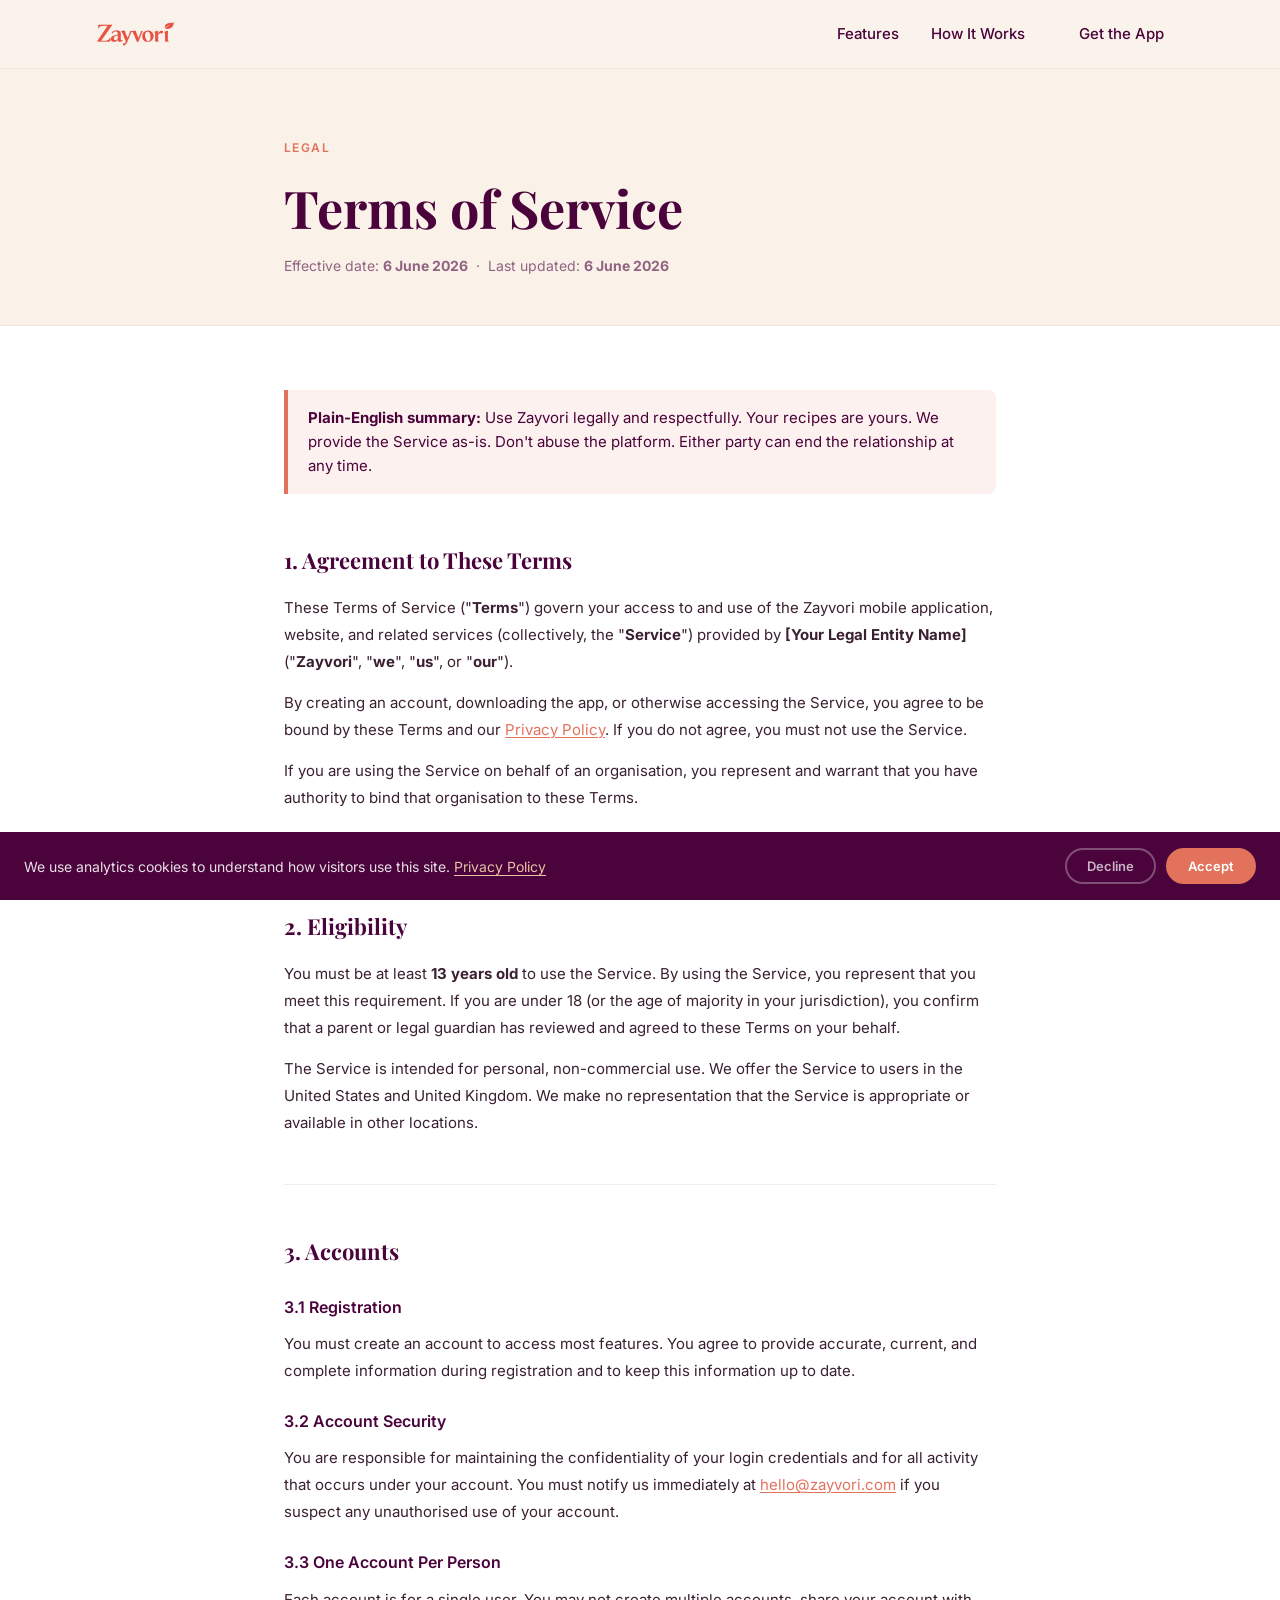
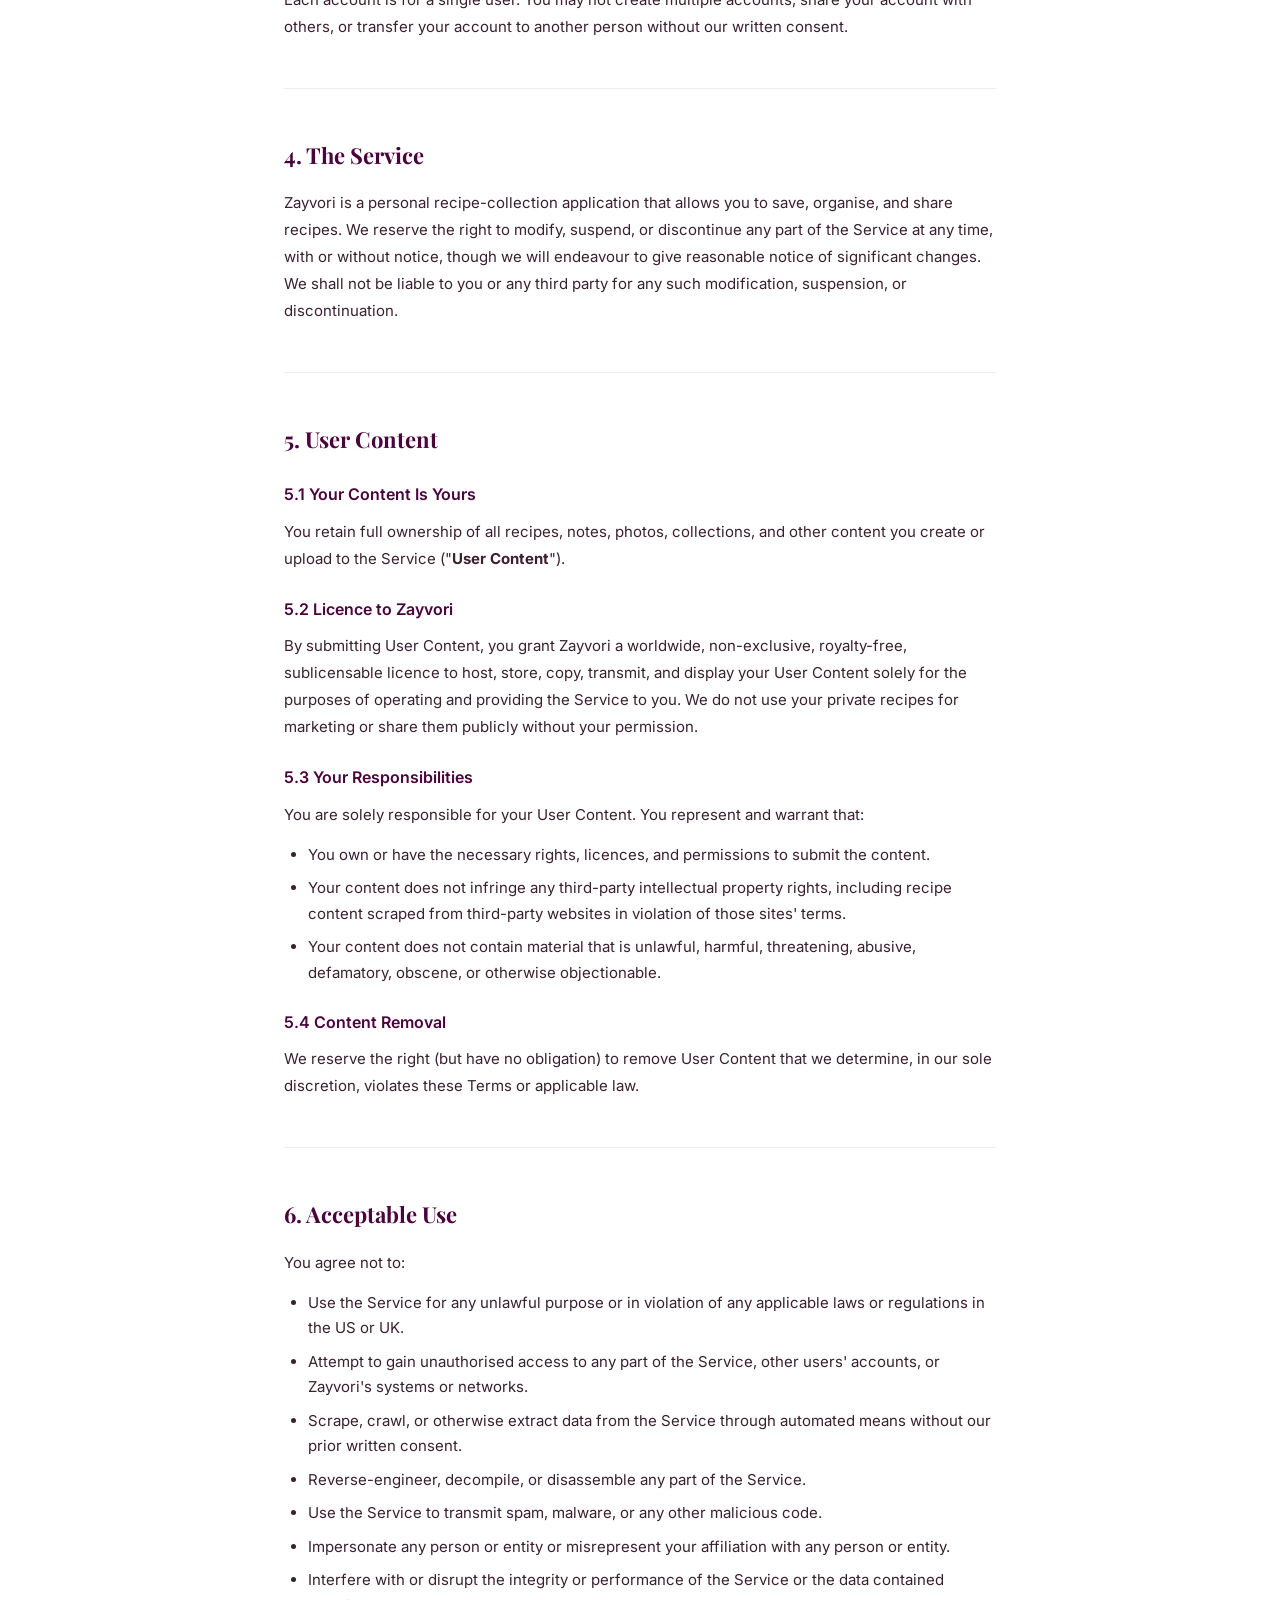
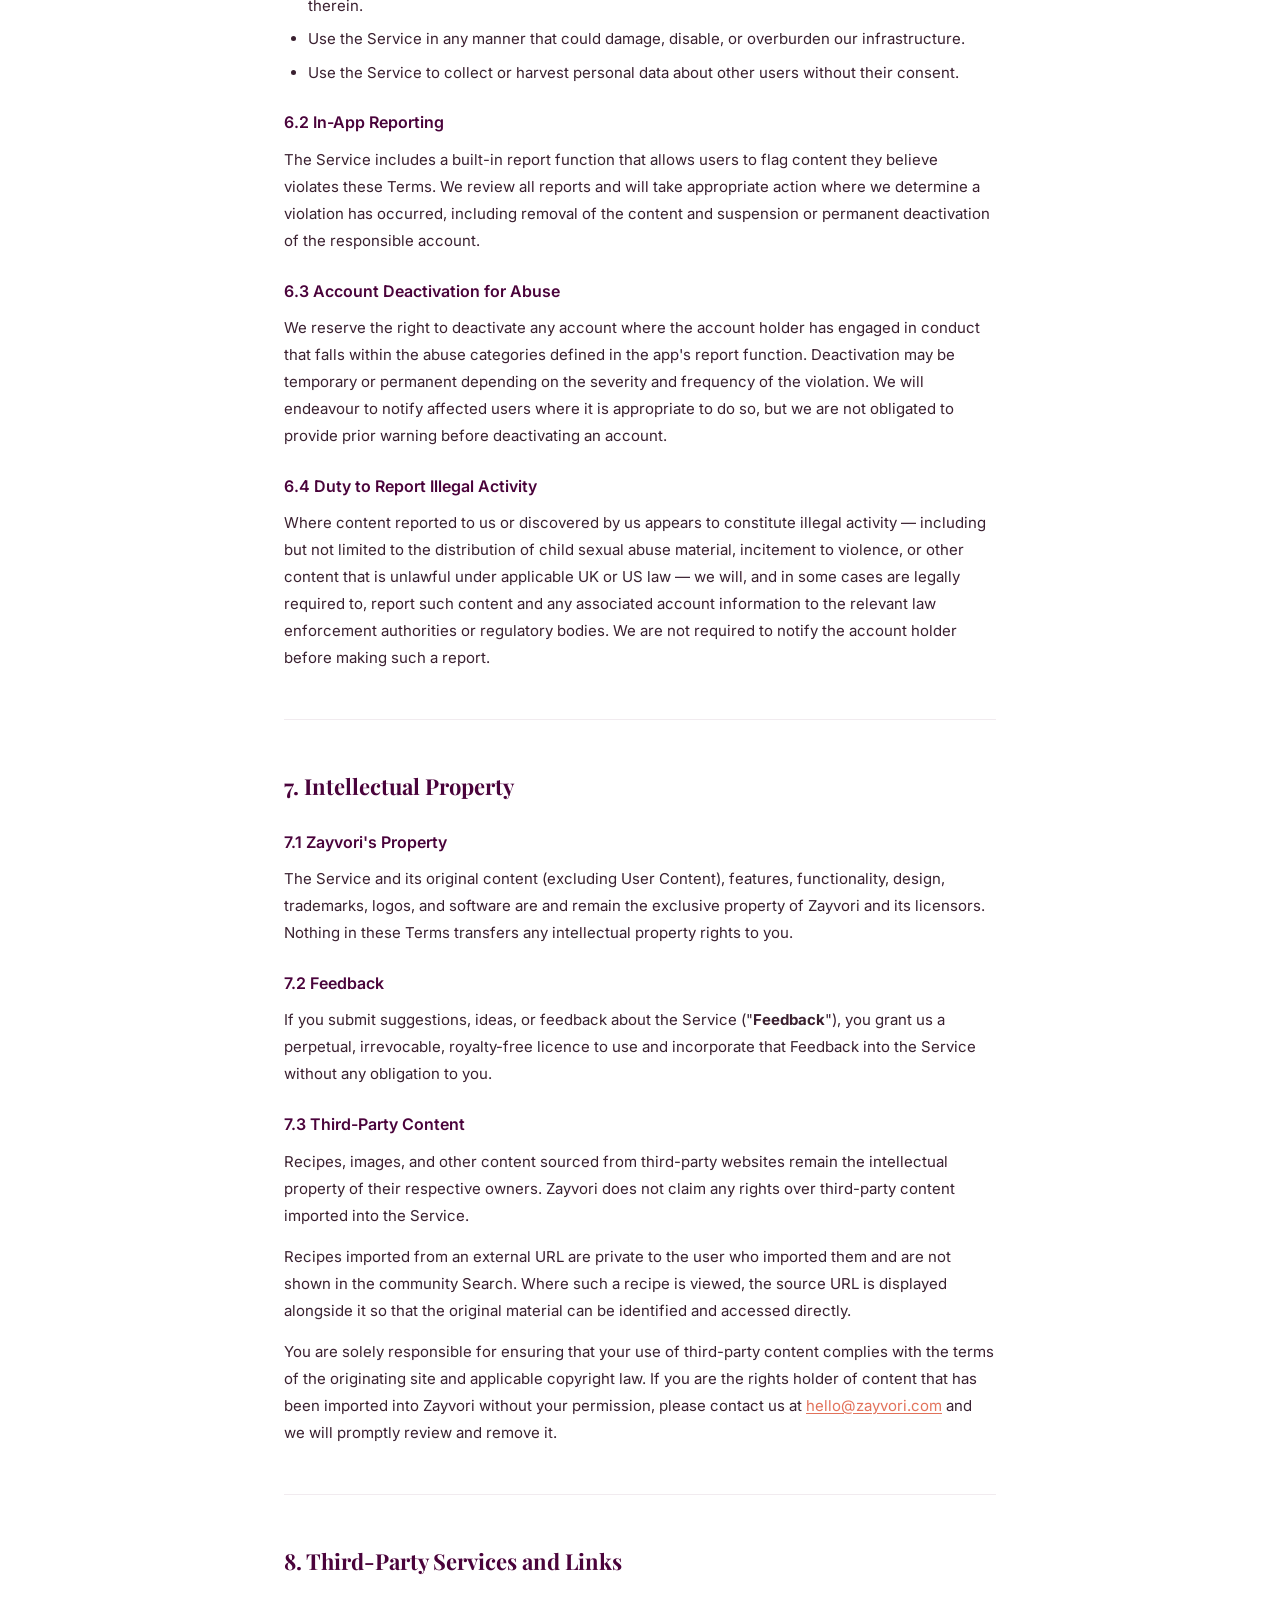
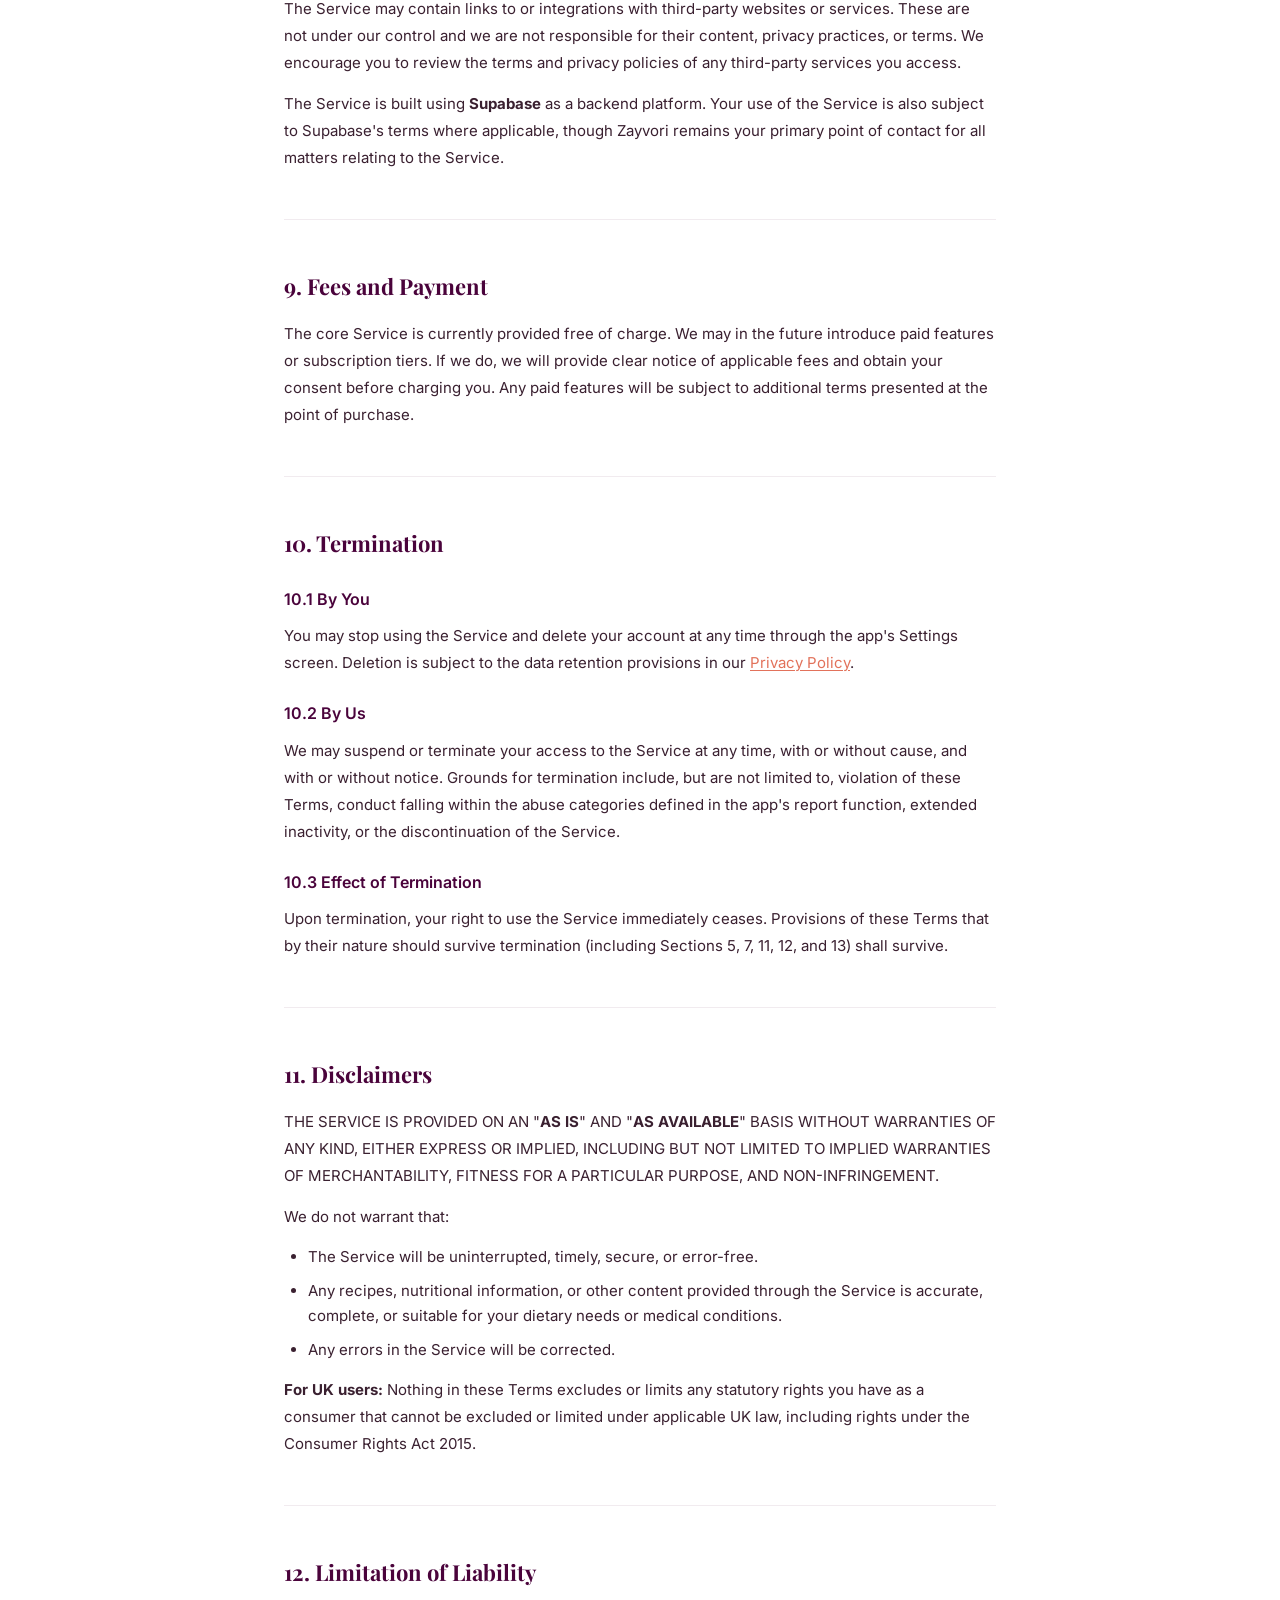
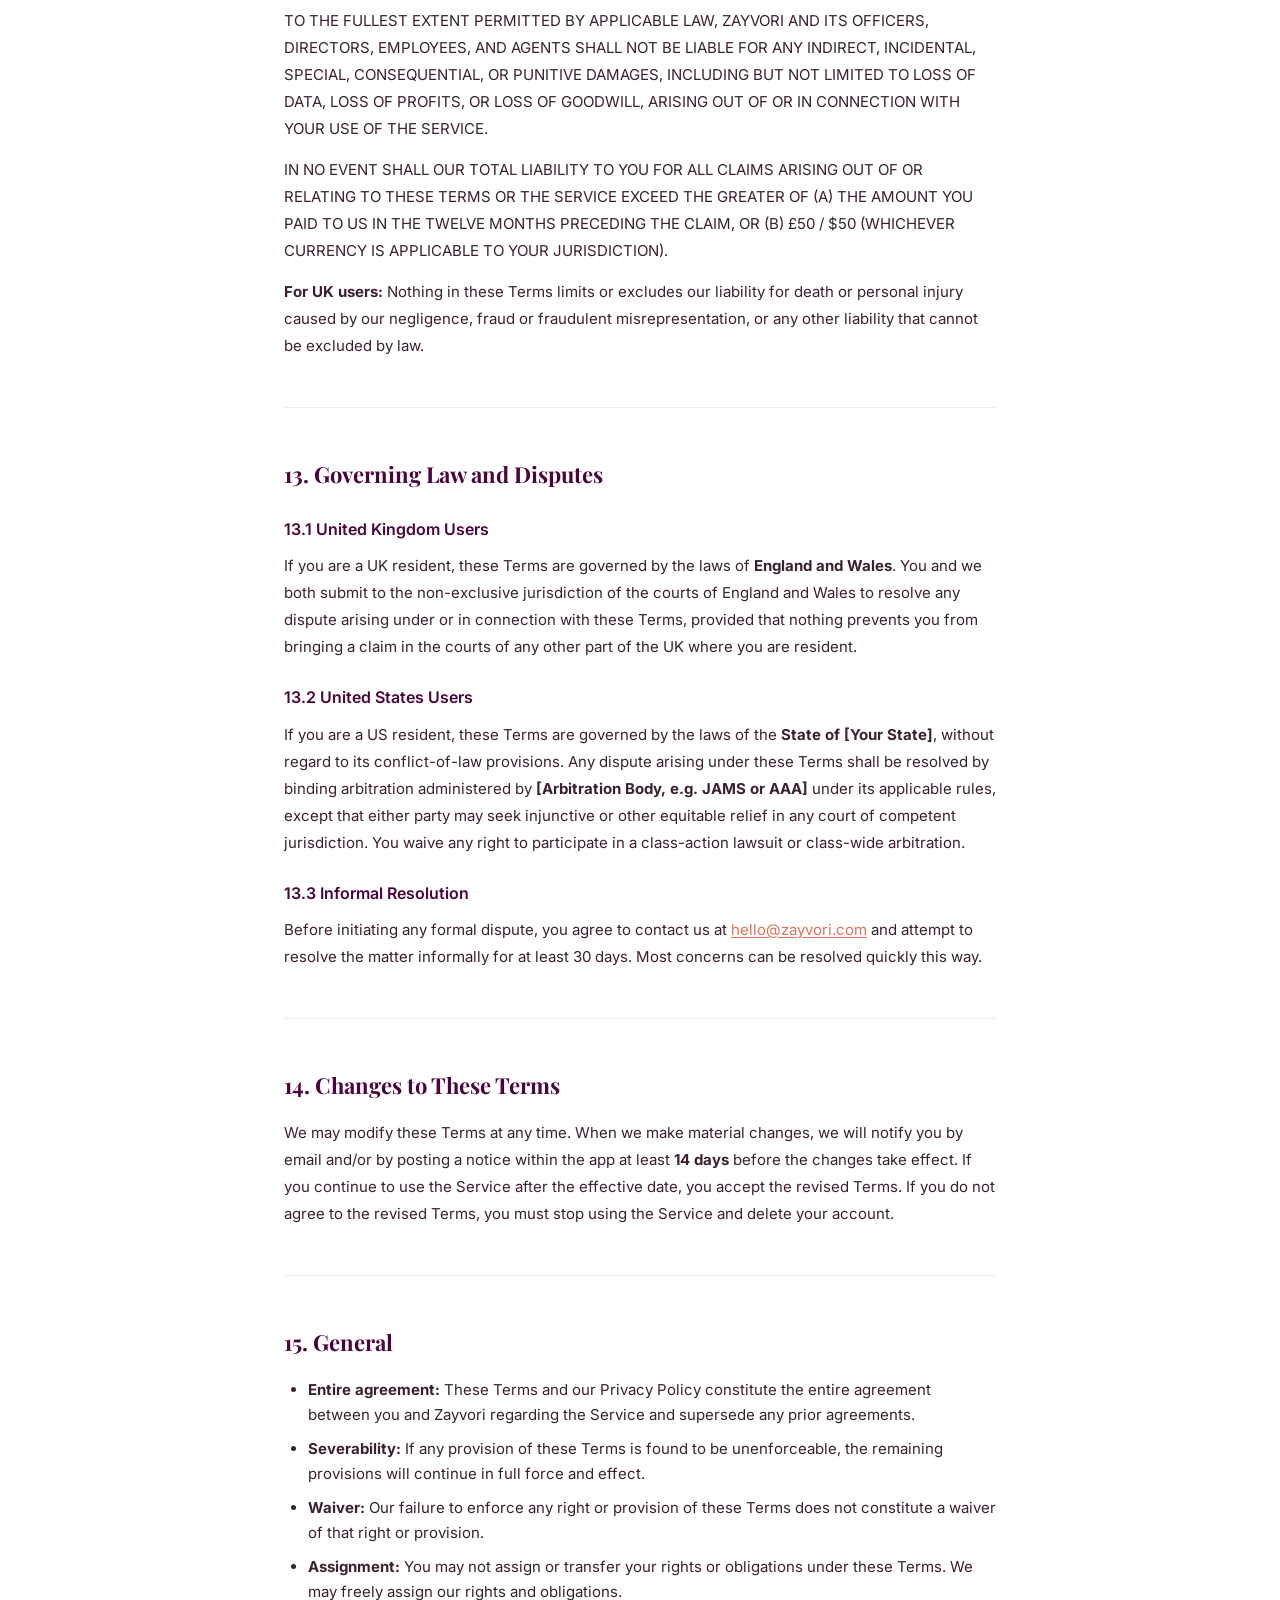
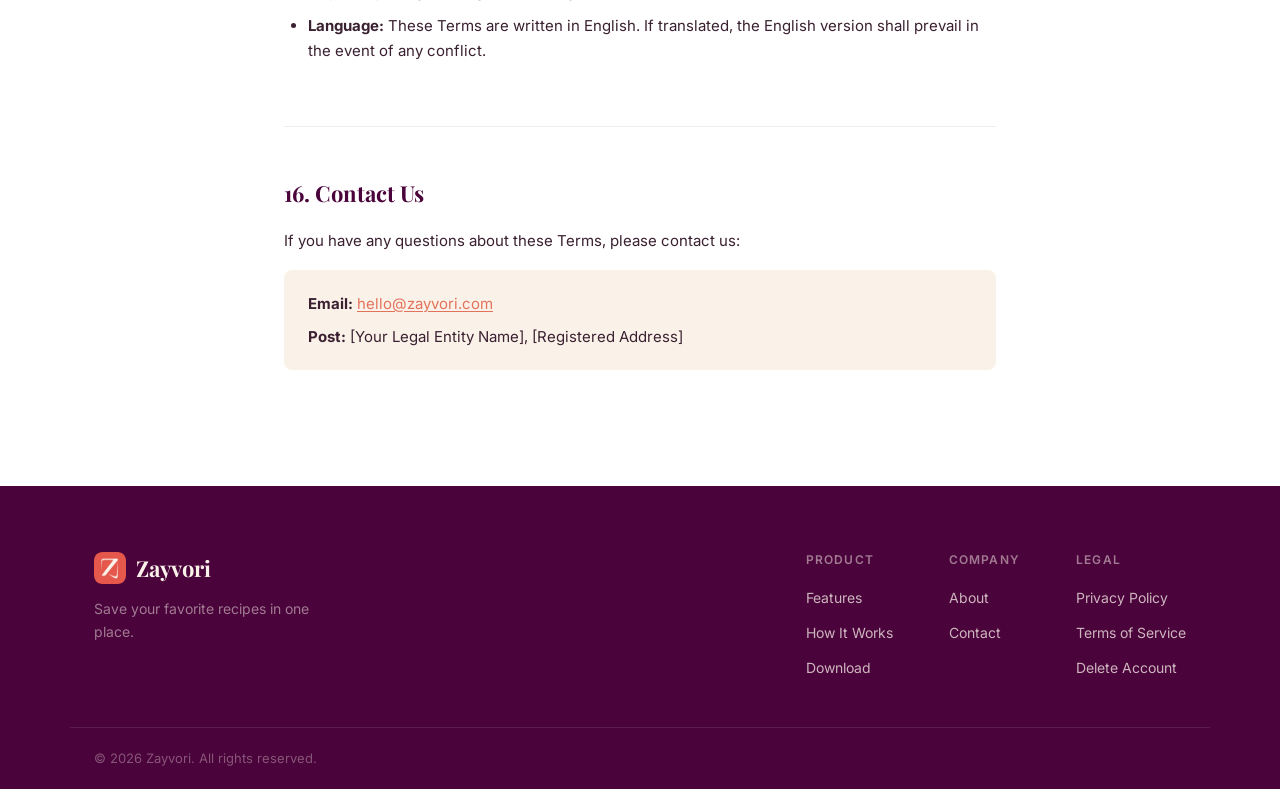
<file: terms.html>
<!DOCTYPE html>
<html lang="en">
<head>
  <script>
    window.dataLayer = window.dataLayer || [];
    function gtag(){dataLayer.push(arguments);}
    gtag('consent', 'default', {'analytics_storage': 'denied'});
  </script>
  <script async src="https://www.googletagmanager.com/gtag/js?id=G-7WECL7NJNR"></script>
  <script>
    gtag('js', new Date());
    gtag('config', 'G-7WECL7NJNR');
  </script>
  <meta charset="UTF-8" />
  <meta name="viewport" content="width=device-width, initial-scale=1.0" />
  <meta name="description" content="Zayvori Terms of Service — the rules for using the Zayvori app and website." />
  <link rel="canonical" href="https://zayvori.com/terms.html" />
  <title>Terms of Service — Zayvori</title>
  <link rel="icon" type="image/png" href="assets/zayvori_icon.png" />
  <link rel="apple-touch-icon" href="assets/zayvori_icon.png" />
  <link rel="preconnect" href="https://fonts.googleapis.com" />
  <link rel="preconnect" href="https://fonts.gstatic.com" crossorigin />
  <link href="https://fonts.googleapis.com/css2?family=Playfair+Display:wght@400;600;700&family=Inter:wght@300;400;500;600&display=swap" rel="stylesheet" />
  <link rel="stylesheet" href="styles.css" />
</head>
<body>

  <!-- NAV -->
  <header class="nav">
    <div class="nav__inner container">
      <a href="/" class="nav__logo">
        <img src="assets/zayvori_logo.png" alt="Zayvori" class="nav__logo-img">
      </a>
      <nav class="nav__links">
        <a href="/#features">Features</a>
        <a href="/#how-it-works">How It Works</a>
        <a href="/#download" class="btn btn--sm">Get the App</a>
      </nav>
      <button class="nav__hamburger" aria-label="Open menu">
        <span></span><span></span><span></span>
      </button>
    </div>
  </header>

  <!-- LEGAL HERO -->
  <section class="legal-hero">
    <div class="container legal-hero__inner">
      <span class="section-eyebrow">Legal</span>
      <h1>Terms of Service</h1>
      <p class="legal-hero__meta">Effective date: <strong>6 June 2026</strong> &nbsp;·&nbsp; Last updated: <strong>6 June 2026</strong></p>
    </div>
  </section>

  <!-- CONTENT -->
  <main class="legal-content">
    <div class="container legal-container">

      <div class="legal-notice">
        <strong>Plain-English summary:</strong> Use Zayvori legally and respectfully. Your recipes are yours. We provide the Service as-is. Don't abuse the platform. Either party can end the relationship at any time.
      </div>

      <section class="legal-section">
        <h2>1. Agreement to These Terms</h2>
        <p>These Terms of Service ("<strong>Terms</strong>") govern your access to and use of the Zayvori mobile application, website, and related services (collectively, the "<strong>Service</strong>") provided by <strong>[Your Legal Entity Name]</strong> ("<strong>Zayvori</strong>", "<strong>we</strong>", "<strong>us</strong>", or "<strong>our</strong>").</p>
        <p>By creating an account, downloading the app, or otherwise accessing the Service, you agree to be bound by these Terms and our <a href="privacy.html">Privacy Policy</a>. If you do not agree, you must not use the Service.</p>
        <p>If you are using the Service on behalf of an organisation, you represent and warrant that you have authority to bind that organisation to these Terms.</p>
      </section>

      <section class="legal-section">
        <h2>2. Eligibility</h2>
        <p>You must be at least <strong>13 years old</strong> to use the Service. By using the Service, you represent that you meet this requirement. If you are under 18 (or the age of majority in your jurisdiction), you confirm that a parent or legal guardian has reviewed and agreed to these Terms on your behalf.</p>
        <p>The Service is intended for personal, non-commercial use. We offer the Service to users in the United States and United Kingdom. We make no representation that the Service is appropriate or available in other locations.</p>
      </section>

      <section class="legal-section">
        <h2>3. Accounts</h2>
        <h3>3.1 Registration</h3>
        <p>You must create an account to access most features. You agree to provide accurate, current, and complete information during registration and to keep this information up to date.</p>

        <h3>3.2 Account Security</h3>
        <p>You are responsible for maintaining the confidentiality of your login credentials and for all activity that occurs under your account. You must notify us immediately at <a href="mailto:hello@zayvori.com">hello@zayvori.com</a> if you suspect any unauthorised use of your account.</p>

        <h3>3.3 One Account Per Person</h3>
        <p>Each account is for a single user. You may not create multiple accounts, share your account with others, or transfer your account to another person without our written consent.</p>
      </section>

      <section class="legal-section">
        <h2>4. The Service</h2>
        <p>Zayvori is a personal recipe-collection application that allows you to save, organise, and share recipes. We reserve the right to modify, suspend, or discontinue any part of the Service at any time, with or without notice, though we will endeavour to give reasonable notice of significant changes. We shall not be liable to you or any third party for any such modification, suspension, or discontinuation.</p>
      </section>

      <section class="legal-section">
        <h2>5. User Content</h2>
        <h3>5.1 Your Content Is Yours</h3>
        <p>You retain full ownership of all recipes, notes, photos, collections, and other content you create or upload to the Service ("<strong>User Content</strong>").</p>

        <h3>5.2 Licence to Zayvori</h3>
        <p>By submitting User Content, you grant Zayvori a worldwide, non-exclusive, royalty-free, sublicensable licence to host, store, copy, transmit, and display your User Content solely for the purposes of operating and providing the Service to you. We do not use your private recipes for marketing or share them publicly without your permission.</p>

        <h3>5.3 Your Responsibilities</h3>
        <p>You are solely responsible for your User Content. You represent and warrant that:</p>
        <ul>
          <li>You own or have the necessary rights, licences, and permissions to submit the content.</li>
          <li>Your content does not infringe any third-party intellectual property rights, including recipe content scraped from third-party websites in violation of those sites' terms.</li>
          <li>Your content does not contain material that is unlawful, harmful, threatening, abusive, defamatory, obscene, or otherwise objectionable.</li>
        </ul>

        <h3>5.4 Content Removal</h3>
        <p>We reserve the right (but have no obligation) to remove User Content that we determine, in our sole discretion, violates these Terms or applicable law.</p>
      </section>

      <section class="legal-section">
        <h2>6. Acceptable Use</h2>
        <p>You agree not to:</p>
        <ul>
          <li>Use the Service for any unlawful purpose or in violation of any applicable laws or regulations in the US or UK.</li>
          <li>Attempt to gain unauthorised access to any part of the Service, other users' accounts, or Zayvori's systems or networks.</li>
          <li>Scrape, crawl, or otherwise extract data from the Service through automated means without our prior written consent.</li>
          <li>Reverse-engineer, decompile, or disassemble any part of the Service.</li>
          <li>Use the Service to transmit spam, malware, or any other malicious code.</li>
          <li>Impersonate any person or entity or misrepresent your affiliation with any person or entity.</li>
          <li>Interfere with or disrupt the integrity or performance of the Service or the data contained therein.</li>
          <li>Use the Service in any manner that could damage, disable, or overburden our infrastructure.</li>
          <li>Use the Service to collect or harvest personal data about other users without their consent.</li>
        </ul>

        <h3>6.2 In-App Reporting</h3>
        <p>The Service includes a built-in report function that allows users to flag content they believe violates these Terms. We review all reports and will take appropriate action where we determine a violation has occurred, including removal of the content and suspension or permanent deactivation of the responsible account.</p>

        <h3>6.3 Account Deactivation for Abuse</h3>
        <p>We reserve the right to deactivate any account where the account holder has engaged in conduct that falls within the abuse categories defined in the app's report function. Deactivation may be temporary or permanent depending on the severity and frequency of the violation. We will endeavour to notify affected users where it is appropriate to do so, but we are not obligated to provide prior warning before deactivating an account.</p>

        <h3>6.4 Duty to Report Illegal Activity</h3>
        <p>Where content reported to us or discovered by us appears to constitute illegal activity — including but not limited to the distribution of child sexual abuse material, incitement to violence, or other content that is unlawful under applicable UK or US law — we will, and in some cases are legally required to, report such content and any associated account information to the relevant law enforcement authorities or regulatory bodies. We are not required to notify the account holder before making such a report.</p>
      </section>

      <section class="legal-section">
        <h2>7. Intellectual Property</h2>
        <h3>7.1 Zayvori's Property</h3>
        <p>The Service and its original content (excluding User Content), features, functionality, design, trademarks, logos, and software are and remain the exclusive property of Zayvori and its licensors. Nothing in these Terms transfers any intellectual property rights to you.</p>

        <h3>7.2 Feedback</h3>
        <p>If you submit suggestions, ideas, or feedback about the Service ("<strong>Feedback</strong>"), you grant us a perpetual, irrevocable, royalty-free licence to use and incorporate that Feedback into the Service without any obligation to you.</p>

        <h3>7.3 Third-Party Content</h3>
        <p>Recipes, images, and other content sourced from third-party websites remain the intellectual property of their respective owners. Zayvori does not claim any rights over third-party content imported into the Service.</p>
        <p>Recipes imported from an external URL are private to the user who imported them and are not shown in the community Search. Where such a recipe is viewed, the source URL is displayed alongside it so that the original material can be identified and accessed directly.</p>
        <p>You are solely responsible for ensuring that your use of third-party content complies with the terms of the originating site and applicable copyright law. If you are the rights holder of content that has been imported into Zayvori without your permission, please contact us at <a href="mailto:hello@zayvori.com">hello@zayvori.com</a> and we will promptly review and remove it.</p>
      </section>

      <section class="legal-section">
        <h2>8. Third-Party Services and Links</h2>
        <p>The Service may contain links to or integrations with third-party websites or services. These are not under our control and we are not responsible for their content, privacy practices, or terms. We encourage you to review the terms and privacy policies of any third-party services you access.</p>
        <p>The Service is built using <strong>Supabase</strong> as a backend platform. Your use of the Service is also subject to Supabase's terms where applicable, though Zayvori remains your primary point of contact for all matters relating to the Service.</p>
      </section>

      <section class="legal-section">
        <h2>9. Fees and Payment</h2>
        <p>The core Service is currently provided free of charge. We may in the future introduce paid features or subscription tiers. If we do, we will provide clear notice of applicable fees and obtain your consent before charging you. Any paid features will be subject to additional terms presented at the point of purchase.</p>
      </section>

      <section class="legal-section">
        <h2>10. Termination</h2>
        <h3>10.1 By You</h3>
        <p>You may stop using the Service and delete your account at any time through the app's Settings screen. Deletion is subject to the data retention provisions in our <a href="privacy.html">Privacy Policy</a>.</p>

        <h3>10.2 By Us</h3>
        <p>We may suspend or terminate your access to the Service at any time, with or without cause, and with or without notice. Grounds for termination include, but are not limited to, violation of these Terms, conduct falling within the abuse categories defined in the app's report function, extended inactivity, or the discontinuation of the Service.</p>

        <h3>10.3 Effect of Termination</h3>
        <p>Upon termination, your right to use the Service immediately ceases. Provisions of these Terms that by their nature should survive termination (including Sections 5, 7, 11, 12, and 13) shall survive.</p>
      </section>

      <section class="legal-section">
        <h2>11. Disclaimers</h2>
        <p>THE SERVICE IS PROVIDED ON AN "<strong>AS IS</strong>" AND "<strong>AS AVAILABLE</strong>" BASIS WITHOUT WARRANTIES OF ANY KIND, EITHER EXPRESS OR IMPLIED, INCLUDING BUT NOT LIMITED TO IMPLIED WARRANTIES OF MERCHANTABILITY, FITNESS FOR A PARTICULAR PURPOSE, AND NON-INFRINGEMENT.</p>
        <p>We do not warrant that:</p>
        <ul>
          <li>The Service will be uninterrupted, timely, secure, or error-free.</li>
          <li>Any recipes, nutritional information, or other content provided through the Service is accurate, complete, or suitable for your dietary needs or medical conditions.</li>
          <li>Any errors in the Service will be corrected.</li>
        </ul>
        <p><strong>For UK users:</strong> Nothing in these Terms excludes or limits any statutory rights you have as a consumer that cannot be excluded or limited under applicable UK law, including rights under the Consumer Rights Act 2015.</p>
      </section>

      <section class="legal-section">
        <h2>12. Limitation of Liability</h2>
        <p>TO THE FULLEST EXTENT PERMITTED BY APPLICABLE LAW, ZAYVORI AND ITS OFFICERS, DIRECTORS, EMPLOYEES, AND AGENTS SHALL NOT BE LIABLE FOR ANY INDIRECT, INCIDENTAL, SPECIAL, CONSEQUENTIAL, OR PUNITIVE DAMAGES, INCLUDING BUT NOT LIMITED TO LOSS OF DATA, LOSS OF PROFITS, OR LOSS OF GOODWILL, ARISING OUT OF OR IN CONNECTION WITH YOUR USE OF THE SERVICE.</p>
        <p>IN NO EVENT SHALL OUR TOTAL LIABILITY TO YOU FOR ALL CLAIMS ARISING OUT OF OR RELATING TO THESE TERMS OR THE SERVICE EXCEED THE GREATER OF (A) THE AMOUNT YOU PAID TO US IN THE TWELVE MONTHS PRECEDING THE CLAIM, OR (B) £50 / $50 (WHICHEVER CURRENCY IS APPLICABLE TO YOUR JURISDICTION).</p>
        <p><strong>For UK users:</strong> Nothing in these Terms limits or excludes our liability for death or personal injury caused by our negligence, fraud or fraudulent misrepresentation, or any other liability that cannot be excluded by law.</p>
      </section>

      <section class="legal-section">
        <h2>13. Governing Law and Disputes</h2>
        <h3>13.1 United Kingdom Users</h3>
        <p>If you are a UK resident, these Terms are governed by the laws of <strong>England and Wales</strong>. You and we both submit to the non-exclusive jurisdiction of the courts of England and Wales to resolve any dispute arising under or in connection with these Terms, provided that nothing prevents you from bringing a claim in the courts of any other part of the UK where you are resident.</p>

        <h3>13.2 United States Users</h3>
        <p>If you are a US resident, these Terms are governed by the laws of the <strong>State of [Your State]</strong>, without regard to its conflict-of-law provisions. Any dispute arising under these Terms shall be resolved by binding arbitration administered by <strong>[Arbitration Body, e.g. JAMS or AAA]</strong> under its applicable rules, except that either party may seek injunctive or other equitable relief in any court of competent jurisdiction. You waive any right to participate in a class-action lawsuit or class-wide arbitration.</p>

        <h3>13.3 Informal Resolution</h3>
        <p>Before initiating any formal dispute, you agree to contact us at <a href="mailto:hello@zayvori.com">hello@zayvori.com</a> and attempt to resolve the matter informally for at least 30 days. Most concerns can be resolved quickly this way.</p>
      </section>

      <section class="legal-section">
        <h2>14. Changes to These Terms</h2>
        <p>We may modify these Terms at any time. When we make material changes, we will notify you by email and/or by posting a notice within the app at least <strong>14 days</strong> before the changes take effect. If you continue to use the Service after the effective date, you accept the revised Terms. If you do not agree to the revised Terms, you must stop using the Service and delete your account.</p>
      </section>

      <section class="legal-section">
        <h2>15. General</h2>
        <ul>
          <li><strong>Entire agreement:</strong> These Terms and our Privacy Policy constitute the entire agreement between you and Zayvori regarding the Service and supersede any prior agreements.</li>
          <li><strong>Severability:</strong> If any provision of these Terms is found to be unenforceable, the remaining provisions will continue in full force and effect.</li>
          <li><strong>Waiver:</strong> Our failure to enforce any right or provision of these Terms does not constitute a waiver of that right or provision.</li>
          <li><strong>Assignment:</strong> You may not assign or transfer your rights or obligations under these Terms. We may freely assign our rights and obligations.</li>
          <li><strong>Language:</strong> These Terms are written in English. If translated, the English version shall prevail in the event of any conflict.</li>
        </ul>
      </section>

      <section class="legal-section">
        <h2>16. Contact Us</h2>
        <p>If you have any questions about these Terms, please contact us:</p>
        <div class="legal-contact">
          <p><strong>Email:</strong> <a href="mailto:hello@zayvori.com">hello@zayvori.com</a></p>
          <p><strong>Post:</strong> [Your Legal Entity Name], [Registered Address]</p>
        </div>
      </section>

    </div>
  </main>

  <!-- FOOTER -->
  <footer class="footer">
    <div class="container footer__inner">
      <div class="footer__brand">
        <a href="/" class="nav__logo">
          <img src="assets/zayvori_icon.png" alt="" width="32" height="32" class="footer__icon">
          <span>Zayvori</span>
        </a>
        <p>Save your favorite recipes in one place.</p>
      </div>
      <div class="footer__links">
        <div class="footer__col">
          <h4>Product</h4>
          <a href="/#features">Features</a>
          <a href="/#how-it-works">How It Works</a>
          <a href="/#download">Download</a>
        </div>
        <div class="footer__col">
          <h4>Company</h4>
          <a href="#">About</a>
          <a href="mailto:hello@zayvori.com">Contact</a>
        </div>
        <div class="footer__col">
          <h4>Legal</h4>
          <a href="privacy.html">Privacy Policy</a>
          <a href="terms.html" aria-current="page">Terms of Service</a>
          <a href="delete-account.html">Delete Account</a>
        </div>
      </div>
    </div>
    <div class="footer__bottom container">
      <p>&copy; 2026 Zayvori. All rights reserved.</p>
    </div>
  </footer>

  <script src="script.js"></script>
</body>
</html>
</file>
<file: styles.css>
/* ============================================================
   ZAYVORI — Brand Website
   Colors: #E2725B (coral) | #FAF2E9 (cream) | #E7C2A6 (tan) | #4A033B (dark)
   ============================================================ */

*, *::before, *::after { box-sizing: border-box; margin: 0; padding: 0; }

:root {
  --coral:   #E2725B;
  --cream:   #FAF2E9;
  --tan:     #E7C2A6;
  --dark:    #4A033B;
  --dark-60: rgba(74,3,59,.6);
  --dark-10: rgba(74,3,59,.08);
  --white:   #ffffff;

  --font-heading: 'Playfair Display', Georgia, serif;
  --font-body:    'Inter', system-ui, sans-serif;

  --radius-sm: 8px;
  --radius-md: 16px;
  --radius-lg: 24px;
  --radius-xl: 40px;

  --shadow-sm: 0 2px 8px rgba(74,3,59,.08);
  --shadow-md: 0 8px 32px rgba(74,3,59,.12);
  --shadow-lg: 0 24px 64px rgba(74,3,59,.18);

  --transition: 0.22s ease;
}

html { scroll-behavior: smooth; }

body {
  font-family: var(--font-body);
  background: var(--white);
  color: var(--dark);
  line-height: 1.65;
  overflow-x: hidden;
}

/* ---- UTILITIES ---- */
.container {
  max-width: 1140px;
  margin: 0 auto;
  padding: 0 24px;
}

.btn {
  display: inline-flex;
  align-items: center;
  gap: 8px;
  padding: 14px 28px;
  border-radius: 100px;
  font-family: var(--font-body);
  font-size: 15px;
  font-weight: 600;
  text-decoration: none;
  cursor: pointer;
  border: none;
  transition: transform var(--transition), box-shadow var(--transition), background var(--transition);
}
.btn:hover { transform: translateY(-2px); }

.btn--primary {
  background: var(--coral);
  color: var(--white);
  box-shadow: 0 4px 20px rgba(226,114,91,.35);
}
.btn--primary:hover { background: #d15f49; box-shadow: 0 8px 28px rgba(226,114,91,.45); }

.btn--ghost {
  background: transparent;
  color: var(--dark);
  border: 2px solid var(--dark-10);
}
.btn--ghost:hover { border-color: var(--coral); color: var(--coral); }

.btn--sm { padding: 10px 22px; font-size: 14px; }

.section-header {
  text-align: center;
  max-width: 600px;
  margin: 0 auto 64px;
}
.section-header--light h2,
.section-header--light p { color: var(--white); }

.section-eyebrow {
  display: inline-block;
  font-size: 12px;
  font-weight: 600;
  letter-spacing: .12em;
  text-transform: uppercase;
  color: var(--coral);
  margin-bottom: 12px;
}
.section-eyebrow--light { color: var(--tan); }

.section-header h2 {
  font-family: var(--font-heading);
  font-size: clamp(28px, 4vw, 40px);
  font-weight: 700;
  line-height: 1.2;
  color: var(--dark);
  margin-bottom: 16px;
}
.section-header p {
  font-size: 17px;
  color: var(--dark-60);
  line-height: 1.7;
}

/* ============================================================
   NAVIGATION
   ============================================================ */
.nav {
  position: sticky;
  top: 0;
  z-index: 100;
  background: rgba(250,242,233,.9);
  backdrop-filter: blur(12px);
  -webkit-backdrop-filter: blur(12px);
  border-bottom: 1px solid rgba(226,114,91,.1);
}

.nav__inner {
  display: flex;
  align-items: center;
  justify-content: space-between;
  height: 68px;
}

.nav__logo {
  display: flex;
  align-items: center;
  gap: 10px;
  text-decoration: none;
  font-family: var(--font-heading);
  font-size: 22px;
  font-weight: 700;
  color: var(--dark);
}

.nav__links {
  display: flex;
  align-items: center;
  gap: 32px;
}
.nav__links a {
  text-decoration: none;
  font-size: 15px;
  font-weight: 500;
  color: var(--dark);
  transition: color var(--transition);
}
.nav__links a:not(.btn):hover { color: var(--coral); }

.nav__hamburger {
  display: none;
  flex-direction: column;
  gap: 5px;
  background: none;
  border: none;
  cursor: pointer;
  padding: 4px;
}
.nav__hamburger span {
  display: block;
  width: 24px;
  height: 2px;
  background: var(--dark);
  border-radius: 2px;
  transition: var(--transition);
}

.nav__logo-img {
  height: 28px;
  width: auto;
  display: block;
}

.footer__icon {
  border-radius: 8px;
}

/* ============================================================
   HERO
   ============================================================ */
.hero {
  background: var(--cream);
  padding: 80px 0 0;
  position: relative;
  overflow: hidden;
}

.hero__inner {
  display: grid;
  grid-template-columns: 1fr 1fr;
  align-items: center;
  gap: 48px;
  padding-bottom: 40px;
}

.hero__eyebrow {
  display: inline-block;
  font-size: 12px;
  font-weight: 600;
  letter-spacing: .12em;
  text-transform: uppercase;
  color: var(--coral);
  background: rgba(226,114,91,.12);
  padding: 6px 14px;
  border-radius: 100px;
  margin-bottom: 20px;
}

.hero__headline {
  font-family: var(--font-heading);
  font-size: clamp(36px, 5vw, 58px);
  font-weight: 700;
  line-height: 1.15;
  color: var(--dark);
  margin-bottom: 20px;
}
.hero__headline em {
  font-style: italic;
  color: var(--coral);
}

.hero__sub {
  font-size: 18px;
  color: var(--dark-60);
  line-height: 1.7;
  max-width: 480px;
  margin-bottom: 36px;
}

.hero__ctas {
  display: flex;
  gap: 16px;
  flex-wrap: wrap;
}

/* Phone Mockup */
.hero__phone {
  display: flex;
  justify-content: center;
  align-items: flex-end;
  position: relative;
}

.hero__blob {
  position: absolute;
  width: 420px;
  height: 420px;
  background: radial-gradient(ellipse, rgba(231,194,166,.5) 0%, transparent 70%);
  border-radius: 50%;
  top: 50%;
  left: 50%;
  transform: translate(-50%, -50%);
  z-index: 0;
}

/* Pixel 9 photo-realistic frame */
.phone-frame {
  position: relative;
  z-index: 1;
  width: 248px;
  /* Porcelain white: warm off-white with directional lighting */
  background:
    linear-gradient(168deg,
      #f8f6f3  0%,
      #edeae5 30%,
      #dedad4 65%,
      #e6e2dd 100%);
  border-radius: 44px;
  padding: 16px 10px 22px;
  box-shadow:
    /* soft ambient */
    0 60px 120px rgba(0,0,0,0.28),
    0 24px 48px  rgba(0,0,0,0.18),
    /* crisp contact shadow */
    0  6px 12px  rgba(0,0,0,0.18),
    /* polished left edge catch-light */
    -1.5px 0 0  rgba(255,255,255,0.90),
    /* polished top edge catch-light */
    0 -1.5px 0  rgba(255,255,255,0.75),
    /* right/bottom frame shadow edge */
    1px 0 0 rgba(0,0,0,0.08),
    /* inner top sheen */
    inset 0  2px  4px rgba(255,255,255,0.70),
    /* inner bottom shadow */
    inset 0 -2px  5px rgba(0,0,0,0.12);
  transform: rotate(2deg);
  transition: transform 0.4s ease;
}
.phone-frame:hover { transform: rotate(0deg) scale(1.02); }

/* Glass / specular sheen across the body face */
.phone-frame::before {
  content: '';
  position: absolute;
  inset: 0;
  border-radius: 44px;
  background: linear-gradient(
    148deg,
    rgba(255,255,255,0.55)  0%,
    rgba(255,255,255,0.18) 30%,
    transparent            52%,
    rgba(0,0,0,0.04)      100%
  );
  pointer-events: none;
  z-index: 4;
}

/* Side buttons — all on the right (Pixel 9 layout) */
.phone-frame__btn {
  position: absolute;
  right: -5px;
  width: 5px;
  border-radius: 0 3px 3px 0;
  /* silver aluminium button */
  background: linear-gradient(to right,
    #c2bfba 0%,
    #d4d0cb 40%,
    #dedad4 70%,
    #c8c5c0 100%);
  box-shadow:
    2px 0  4px rgba(0,0,0,0.20),
    0   1px 0   rgba(255,255,255,0.70),
    0  -1px 0   rgba(0,0,0,0.12),
    inset -1px 0 2px rgba(255,255,255,0.40);
}
.phone-frame__btn--vol-up   { height: 34px; top:  90px; border-radius: 2px 3px 3px 2px; }
.phone-frame__btn--vol-down { height: 34px; top: 132px; border-radius: 2px 3px 3px 2px; }
.phone-frame__btn--power    { height: 52px; top: 180px; border-radius: 2px 3px 3px 2px; }

/* Punch-hole selfie camera */
.phone-frame__camera {
  position: relative;
  width: 12px;
  height: 12px;
  background: radial-gradient(circle at 38% 38%,
    #1c1c1c 0%,
    #060606 55%,
    #000    100%);
  border-radius: 50%;
  margin: 0 auto 10px;
  box-shadow:
    0 0 0 2px   rgba(0,0,0,0.9),
    0 0 0 3px   rgba(255,255,255,0.08),
    0 2px 5px   rgba(0,0,0,0.9),
    inset 0 1px 2px rgba(255,255,255,0.08);
}
/* Inner lens */
.phone-frame__camera::after {
  content: '';
  position: absolute;
  width: 5px;
  height: 5px;
  background: radial-gradient(circle at 38% 38%,
    #1a3a8a 0%,
    #070e30 70%,
    #000    100%);
  border-radius: 50%;
  top: 50%;
  left: 50%;
  transform: translate(-50%, -50%);
  box-shadow: 0 0 3px rgba(40,90,220,0.25);
}

/* Screen well */
.phone-frame__screen {
  position: relative;
  border-radius: 34px;
  overflow: hidden;
  background: #000;
  box-shadow:
    inset 0 0 0 1px rgba(255,255,255,0.06),
    inset 0 2px 8px rgba(0,0,0,0.8);
}
/* Screen glass glare — diagonal highlight top-left */
.phone-frame__screen::after {
  content: '';
  position: absolute;
  inset: 0;
  border-radius: 34px;
  background: linear-gradient(
    148deg,
    rgba(255,255,255,0.11)  0%,
    rgba(255,255,255,0.04) 22%,
    transparent            42%
  );
  pointer-events: none;
  z-index: 2;
}
.phone-frame__screenshot { width: 100%; display: block; position: relative; z-index: 1; }

.phone-screen {
  background: var(--cream);
  border-radius: 26px;
  overflow: hidden;
  padding: 16px;
  min-height: 420px;
  display: flex;
  flex-direction: column;
  gap: 12px;
}

.phone-header {
  display: flex;
  align-items: center;
  gap: 6px;
}
.phone-brand {
  font-family: var(--font-heading);
  font-size: 16px;
  font-weight: 700;
  color: var(--coral);
}

.phone-tagline {
  font-size: 13px;
  font-weight: 500;
  color: var(--dark);
  line-height: 1.4;
}

.phone-card {
  background: var(--white);
  border-radius: 12px;
  overflow: hidden;
  box-shadow: var(--shadow-sm);
}
.phone-card__img {
  height: 90px;
  background: linear-gradient(135deg, var(--tan) 0%, #d4956e 100%);
}
.phone-card__img--alt {
  height: 70px;
  background: linear-gradient(135deg, #b5d4a8 0%, #7db86e 100%);
}
.phone-card--sm .phone-card__info { padding: 8px 10px; }

.phone-card__info { padding: 10px 12px; }
.phone-card__tag {
  font-size: 9px;
  font-weight: 600;
  letter-spacing: .08em;
  text-transform: uppercase;
  color: var(--coral);
  background: rgba(226,114,91,.12);
  padding: 2px 7px;
  border-radius: 100px;
}
.phone-card__title {
  font-size: 12px;
  font-weight: 600;
  color: var(--dark);
  margin: 4px 0 2px;
}
.phone-card__meta { font-size: 10px; color: var(--dark-60); }

.phone-cta {
  display: block;
  text-align: center;
  background: var(--coral);
  color: var(--white);
  font-size: 12px;
  font-weight: 600;
  padding: 10px;
  border-radius: 10px;
  text-decoration: none;
  margin-top: auto;
}

.hero__wave {
  line-height: 0;
}
.hero__wave svg { width: 100%; display: block; }

/* ============================================================
   FEATURES
   ============================================================ */
.features {
  padding: 100px 0;
  background: var(--white);
}

.features__grid {
  display: grid;
  grid-template-columns: repeat(3, 1fr);
  gap: 32px;
}

.feature-card {
  background: var(--cream);
  border-radius: var(--radius-lg);
  padding: 36px 28px;
  transition: transform var(--transition), box-shadow var(--transition);
}
.feature-card:hover {
  transform: translateY(-6px);
  box-shadow: var(--shadow-md);
}

.feature-card__icon {
  width: 52px;
  height: 52px;
  background: rgba(226,114,91,.15);
  border-radius: var(--radius-sm);
  display: flex;
  align-items: center;
  justify-content: center;
  margin-bottom: 20px;
  color: var(--coral);
}
.feature-card__icon svg { width: 24px; height: 24px; }

.feature-card h3 {
  font-family: var(--font-heading);
  font-size: 20px;
  font-weight: 600;
  color: var(--dark);
  margin-bottom: 10px;
}
.feature-card p { font-size: 15px; color: var(--dark-60); line-height: 1.65; }

/* ============================================================
   PHILOSOPHY
   ============================================================ */
.philosophy {
  background: var(--cream);
  padding: 100px 0;
}

.philosophy__inner {
  display: grid;
  grid-template-columns: 1fr 1fr;
  gap: 64px;
  align-items: start;
}

.philosophy__story .section-eyebrow { margin-bottom: 16px; }

.philosophy__story h2 {
  font-family: var(--font-heading);
  font-size: clamp(28px, 4vw, 40px);
  font-weight: 700;
  line-height: 1.2;
  color: var(--dark);
  margin-bottom: 20px;
}

.philosophy__story p {
  font-size: 17px;
  color: var(--dark-60);
  line-height: 1.75;
  margin-bottom: 14px;
}
.philosophy__story p:last-child { margin-bottom: 0; }

.philosophy__values {
  display: flex;
  flex-direction: column;
  gap: 20px;
}

.philosophy__value {
  background: var(--white);
  border-radius: var(--radius-md);
  padding: 28px 32px;
  box-shadow: var(--shadow-sm);
}

.philosophy__value h3 {
  font-family: var(--font-heading);
  font-size: 19px;
  font-weight: 600;
  color: var(--dark);
  margin-bottom: 10px;
}

.philosophy__value p {
  font-size: 15px;
  color: var(--dark-60);
  line-height: 1.7;
}

/* ============================================================
   HOW IT WORKS
   ============================================================ */
.how-it-works {
  background: var(--dark);
  padding: 100px 0;
}

.steps {
  display: flex;
  align-items: center;
  gap: 0;
  max-width: 960px;
  margin: 0 auto;
}

.step {
  flex: 1;
  text-align: center;
  padding: 0 24px;
}

.step__number {
  font-family: var(--font-heading);
  font-size: 56px;
  font-weight: 700;
  color: var(--coral);
  opacity: .9;
  line-height: 1;
  margin-bottom: 16px;
}

.step__content h3 {
  font-family: var(--font-heading);
  font-size: 20px;
  font-weight: 600;
  color: var(--white);
  margin-bottom: 10px;
}
.step__content p { font-size: 15px; color: rgba(250,242,233,.7); line-height: 1.65; }

.step__connector {
  width: 60px;
  height: 2px;
  background: linear-gradient(90deg, var(--coral), var(--tan));
  flex-shrink: 0;
  border-radius: 1px;
}

/* ============================================================
   TESTIMONIALS
   ============================================================ */
.testimonials {
  padding: 100px 0;
  background: var(--white);
}

.testimonials__grid {
  display: grid;
  grid-template-columns: repeat(3, 1fr);
  gap: 28px;
}

.testimonial-card {
  background: var(--cream);
  border-radius: var(--radius-lg);
  padding: 32px 28px;
  display: flex;
  flex-direction: column;
  gap: 16px;
}

.testimonial-card__stars { color: var(--coral); font-size: 16px; letter-spacing: 2px; }

.testimonial-card p {
  font-size: 15px;
  color: var(--dark);
  line-height: 1.7;
  font-style: italic;
  flex: 1;
}

.testimonial-card__author {
  display: flex;
  align-items: center;
  gap: 12px;
}
.testimonial-card__avatar {
  width: 40px;
  height: 40px;
  border-radius: 50%;
  background: var(--tan);
  display: flex;
  align-items: center;
  justify-content: center;
  font-weight: 700;
  font-size: 16px;
  color: var(--dark);
  flex-shrink: 0;
}
.testimonial-card__author strong { display: block; font-size: 14px; color: var(--dark); }
.testimonial-card__author span { font-size: 12px; color: var(--dark-60); }

/* ============================================================
   DOWNLOAD CTA
   ============================================================ */
.download {
  background: linear-gradient(135deg, var(--coral) 0%, #c45a44 100%);
  padding: 100px 0;
  position: relative;
  overflow: hidden;
}
.download::before {
  content: '';
  position: absolute;
  top: -60px; right: -60px;
  width: 320px; height: 320px;
  background: rgba(255,255,255,.06);
  border-radius: 50%;
}
.download::after {
  content: '';
  position: absolute;
  bottom: -80px; left: -40px;
  width: 240px; height: 240px;
  background: rgba(255,255,255,.04);
  border-radius: 50%;
}

.download__inner {
  text-align: center;
  position: relative;
  z-index: 1;
}

.download__leaf-icon {
  width: 64px;
  height: 64px;
  margin: 0 auto 24px;
}
.download__leaf-icon svg { width: 100%; height: 100%; }

.download h2 {
  font-family: var(--font-heading);
  font-size: clamp(28px, 4vw, 44px);
  font-weight: 700;
  color: var(--white);
  margin-bottom: 16px;
}

.download p {
  font-size: 18px;
  color: rgba(255,255,255,.85);
  max-width: 520px;
  margin: 0 auto 40px;
  line-height: 1.7;
}

.download__badges {
  display: flex;
  justify-content: center;
  gap: 16px;
  flex-wrap: wrap;
}

.btn--light {
  background: var(--white);
  color: var(--coral);
}
.btn--light:hover { background: var(--cream); box-shadow: 0 8px 24px rgba(255,255,255,.25); }

.store-badge {
  display: flex;
  align-items: center;
  gap: 12px;
  background: var(--dark);
  color: var(--white);
  text-decoration: none;
  padding: 12px 24px;
  border-radius: 14px;
  transition: transform var(--transition), box-shadow var(--transition);
  min-width: 160px;
}
.store-badge:hover { transform: translateY(-3px); box-shadow: 0 12px 32px rgba(74,3,59,.4); }
.store-badge svg { width: 24px; height: 24px; flex-shrink: 0; }
.store-badge div { text-align: left; }
.store-badge small { display: block; font-size: 11px; opacity: .7; }
.store-badge strong { display: block; font-size: 16px; font-weight: 600; }

/* ============================================================
   FOOTER
   ============================================================ */
.footer {
  background: var(--dark);
  padding: 64px 0 0;
}

.footer__inner {
  display: grid;
  grid-template-columns: 1fr auto;
  gap: 48px;
  padding-bottom: 48px;
  border-bottom: 1px solid rgba(250,242,233,.1);
}

.footer__brand .nav__logo { color: var(--cream); margin-bottom: 12px; }

.footer__brand p {
  font-size: 14px;
  color: rgba(250,242,233,.5);
  max-width: 220px;
  line-height: 1.6;
}

.footer__links {
  display: flex;
  gap: 56px;
}

.footer__col {
  display: flex;
  flex-direction: column;
  gap: 12px;
}

.footer__col h4 {
  font-size: 12px;
  font-weight: 600;
  letter-spacing: .1em;
  text-transform: uppercase;
  color: rgba(250,242,233,.5);
  margin-bottom: 4px;
}

.footer__col a {
  font-size: 14px;
  color: rgba(250,242,233,.75);
  text-decoration: none;
  transition: color var(--transition);
}
.footer__col a:hover { color: var(--coral); }

.footer__bottom {
  padding: 20px 24px;
}
.footer__bottom p {
  font-size: 13px;
  color: rgba(250,242,233,.35);
}

/* ============================================================
   RESPONSIVE
   ============================================================ */
@media (max-width: 900px) {
  .philosophy__inner { grid-template-columns: 1fr; gap: 40px; }

  .hero__inner { grid-template-columns: 1fr; text-align: center; }
  .hero__sub { margin-left: auto; margin-right: auto; }
  .hero__ctas { justify-content: center; }
  .hero__phone { order: -1; }
  .hero__blob { display: none; }
  .phone-frame { transform: none; }

  .features__grid { grid-template-columns: 1fr 1fr; }

  .steps { flex-direction: column; gap: 32px; }
  .step__connector { width: 2px; height: 40px; background: linear-gradient(180deg, var(--coral), var(--tan)); }

  .testimonials__grid { grid-template-columns: 1fr 1fr; }

  .footer__inner { grid-template-columns: 1fr; gap: 32px; }
  .footer__links { flex-wrap: wrap; gap: 32px; }
}

@media (max-width: 600px) {
  .nav__links { display: none; }
  .nav__hamburger { display: flex; }

  .nav__links.open {
    display: flex;
    flex-direction: column;
    position: absolute;
    top: 68px; left: 0; right: 0;
    background: var(--cream);
    padding: 20px 24px 28px;
    border-bottom: 1px solid rgba(226,114,91,.12);
    z-index: 99;
    gap: 20px;
  }

  .features__grid { grid-template-columns: 1fr; }
  .testimonials__grid { grid-template-columns: 1fr; }
  .download__badges { flex-direction: column; align-items: center; }

  .hero__phone { display: none; }
}

/* ---- Scroll fade-in animation ---- */
.fade-up {
  opacity: 0;
  transform: translateY(28px);
  transition: opacity 0.55s ease, transform 0.55s ease;
}
.fade-up.visible {
  opacity: 1;
  transform: translateY(0);
}

/* ============================================================
   LEGAL PAGES (privacy.html, terms.html)
   ============================================================ */
.legal-hero {
  background: var(--cream);
  padding: 64px 0 48px;
  border-bottom: 1px solid rgba(226,114,91,.12);
}
.legal-hero__inner { max-width: 760px; }
.legal-hero h1 {
  font-family: var(--font-heading);
  font-size: clamp(32px, 5vw, 52px);
  font-weight: 700;
  color: var(--dark);
  margin: 8px 0 16px;
  line-height: 1.15;
}
.legal-hero__meta { font-size: 14px; color: var(--dark-60); }

.legal-content {
  padding: 64px 0 100px;
  background: var(--white);
}

.legal-container {
  max-width: 760px;
}

.legal-notice {
  background: rgba(226,114,91,.1);
  border-left: 4px solid var(--coral);
  border-radius: 0 var(--radius-sm) var(--radius-sm) 0;
  padding: 16px 20px;
  margin-bottom: 48px;
  font-size: 15px;
  color: var(--dark);
  line-height: 1.6;
}

.legal-section {
  margin-bottom: 48px;
  padding-bottom: 48px;
  border-bottom: 1px solid var(--dark-10);
}
.legal-section:last-child { border-bottom: none; margin-bottom: 0; padding-bottom: 0; }

.legal-section h2 {
  font-family: var(--font-heading);
  font-size: 22px;
  font-weight: 700;
  color: var(--dark);
  margin-bottom: 16px;
}
.legal-section h3 {
  font-size: 16px;
  font-weight: 600;
  color: var(--dark);
  margin: 24px 0 10px;
}
.legal-section p {
  font-size: 15px;
  color: #3a2030;
  line-height: 1.8;
  margin-bottom: 14px;
}
.legal-section p:last-child { margin-bottom: 0; }
.legal-section ul,
.legal-steps {
  margin: 12px 0 14px 0;
  padding-left: 24px;
  display: flex;
  flex-direction: column;
  gap: 8px;
}
.legal-steps {
  list-style: decimal;
}
.legal-section li {
  font-size: 15px;
  color: #3a2030;
  line-height: 1.7;
}
.legal-section a {
  color: var(--coral);
  text-decoration: underline;
  text-underline-offset: 2px;
}
.legal-section a:hover { color: #c45a44; }

.legal-table {
  width: 100%;
  border-collapse: collapse;
  margin: 16px 0;
  font-size: 14px;
}
.legal-table th,
.legal-table td {
  text-align: left;
  padding: 12px 16px;
  border: 1px solid rgba(74,3,59,.1);
  line-height: 1.55;
  color: #3a2030;
}
.legal-table th {
  background: var(--cream);
  font-weight: 600;
  color: var(--dark);
  font-size: 13px;
  text-transform: uppercase;
  letter-spacing: .04em;
}
.legal-table tr:nth-child(even) td { background: rgba(250,242,233,.4); }

.legal-contact {
  background: var(--cream);
  border-radius: var(--radius-sm);
  padding: 20px 24px;
  margin: 16px 0;
  display: flex;
  flex-direction: column;
  gap: 6px;
}
.legal-contact p { margin-bottom: 0; font-size: 15px; }

@media (max-width: 600px) {
  .legal-table { font-size: 13px; }
  .legal-table th, .legal-table td { padding: 10px 12px; }
}

/* ============================================================
   COOKIE CONSENT BANNER
   ============================================================ */

.cookie-banner {
  position: fixed;
  bottom: 0;
  left: 0;
  right: 0;
  background: var(--dark);
  color: rgba(255,255,255,.88);
  padding: 16px 24px;
  display: flex;
  align-items: center;
  justify-content: space-between;
  gap: 16px;
  z-index: 9999;
  transform: translateY(100%);
  transition: transform 0.3s ease;
  font-family: var(--font-body);
  font-size: 14px;
  line-height: 1.5;
}

.cookie-banner.visible { transform: translateY(0); }

.cookie-banner__text { flex: 1; }
.cookie-banner__text a { color: var(--tan); text-underline-offset: 3px; }
.cookie-banner__text a:hover { color: #fff; }

.cookie-banner__actions {
  display: flex;
  gap: 10px;
  flex-shrink: 0;
}

.cookie-banner__btn {
  padding: 8px 20px;
  border-radius: var(--radius-xl);
  font-family: var(--font-body);
  font-size: 13px;
  font-weight: 600;
  cursor: pointer;
  border: 2px solid transparent;
  transition: background var(--transition), color var(--transition), border-color var(--transition);
  white-space: nowrap;
}

.cookie-banner__btn--primary {
  background: var(--coral);
  color: #fff;
  border-color: var(--coral);
}
.cookie-banner__btn--primary:hover { background: #d05e49; border-color: #d05e49; }

.cookie-banner__btn--ghost {
  background: transparent;
  color: rgba(255,255,255,.7);
  border-color: rgba(255,255,255,.3);
}
.cookie-banner__btn--ghost:hover { color: #fff; border-color: rgba(255,255,255,.6); }

@media (max-width: 560px) {
  .cookie-banner { flex-direction: column; align-items: flex-start; }
  .cookie-banner__actions { align-self: flex-end; }
}
</file>
